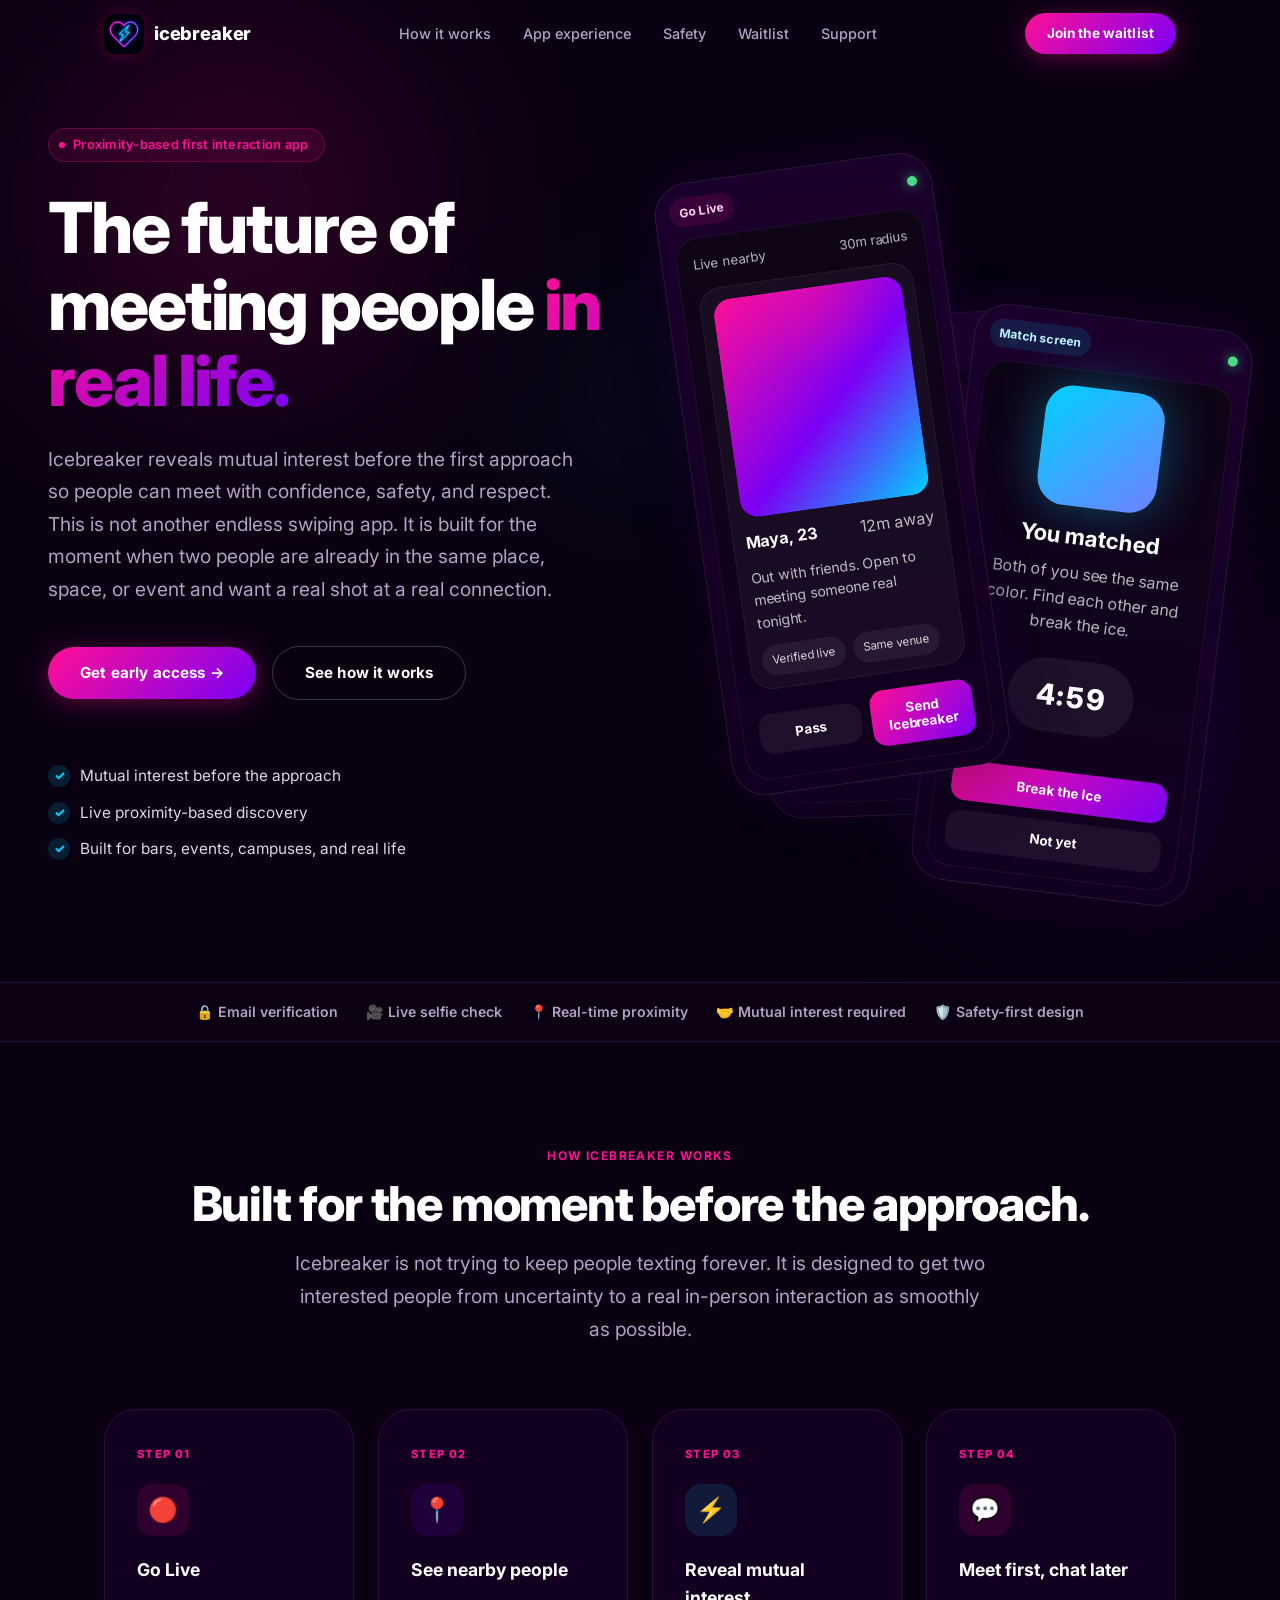
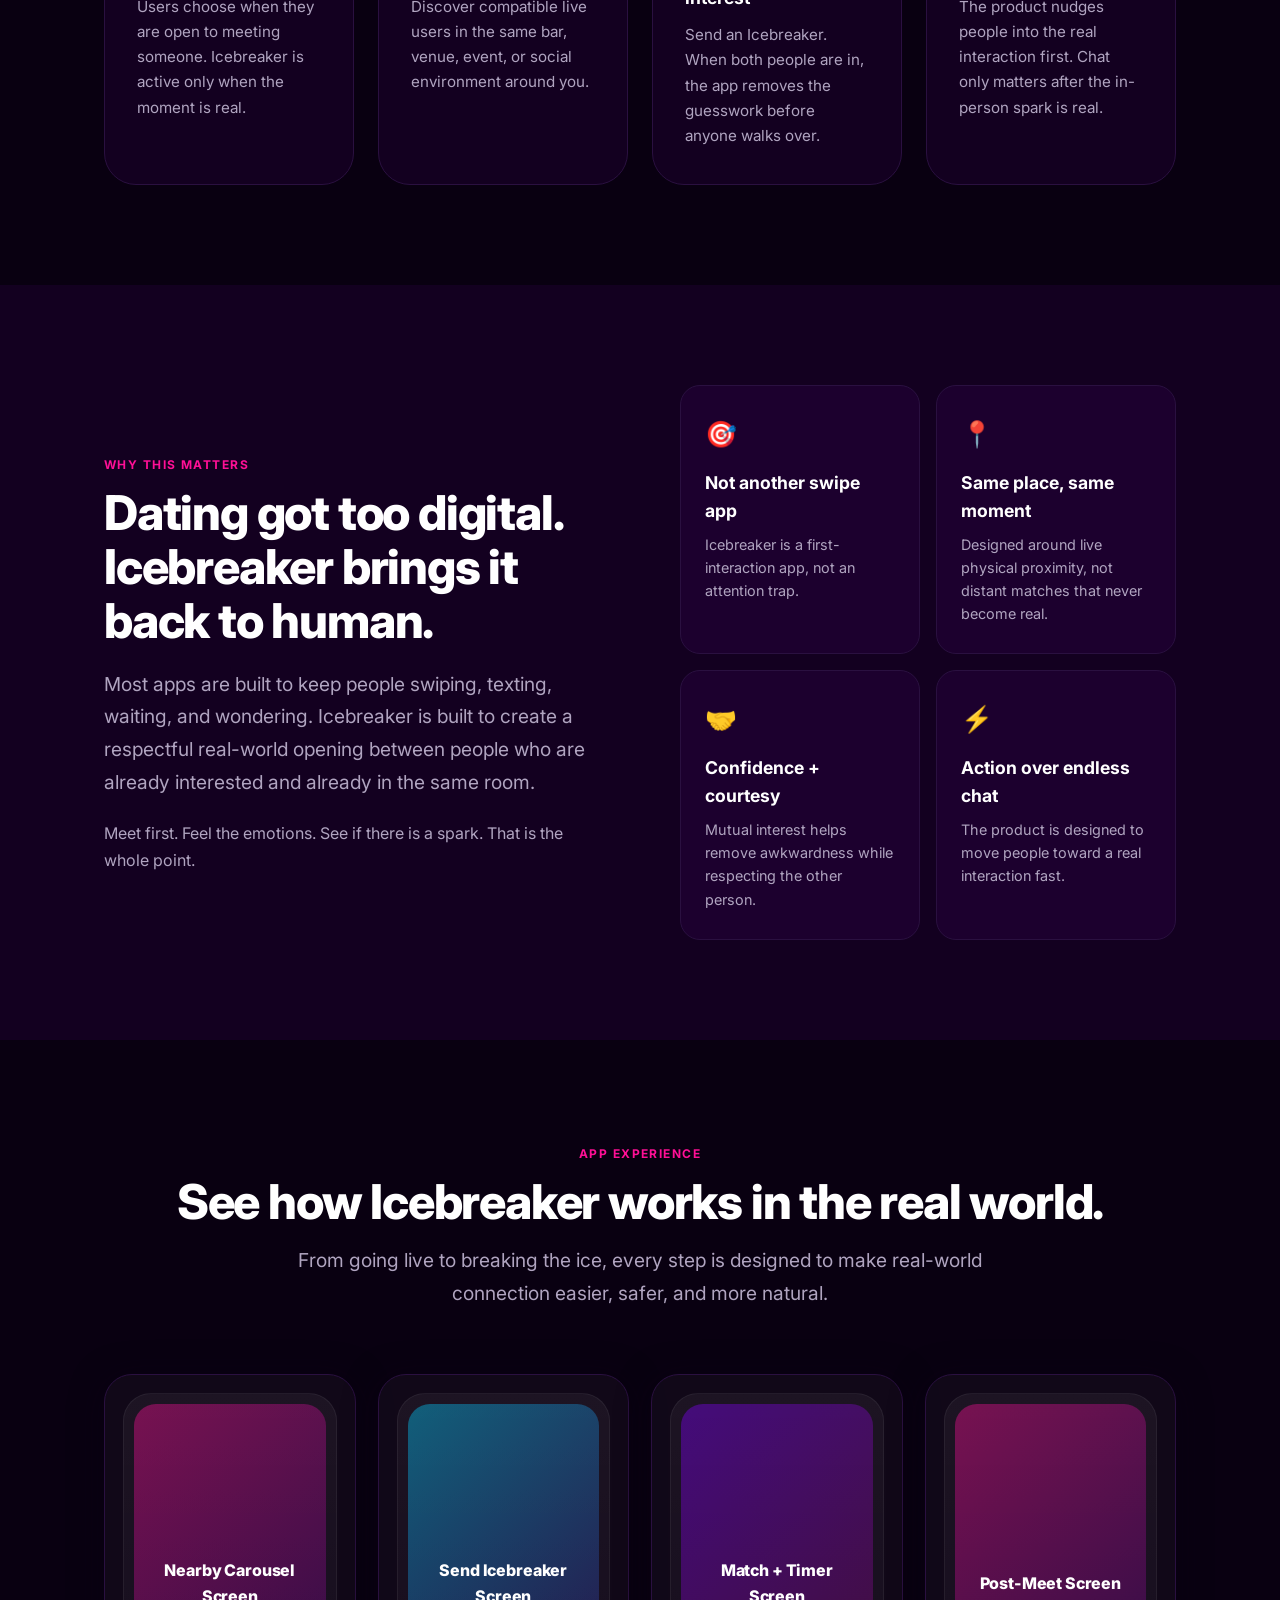
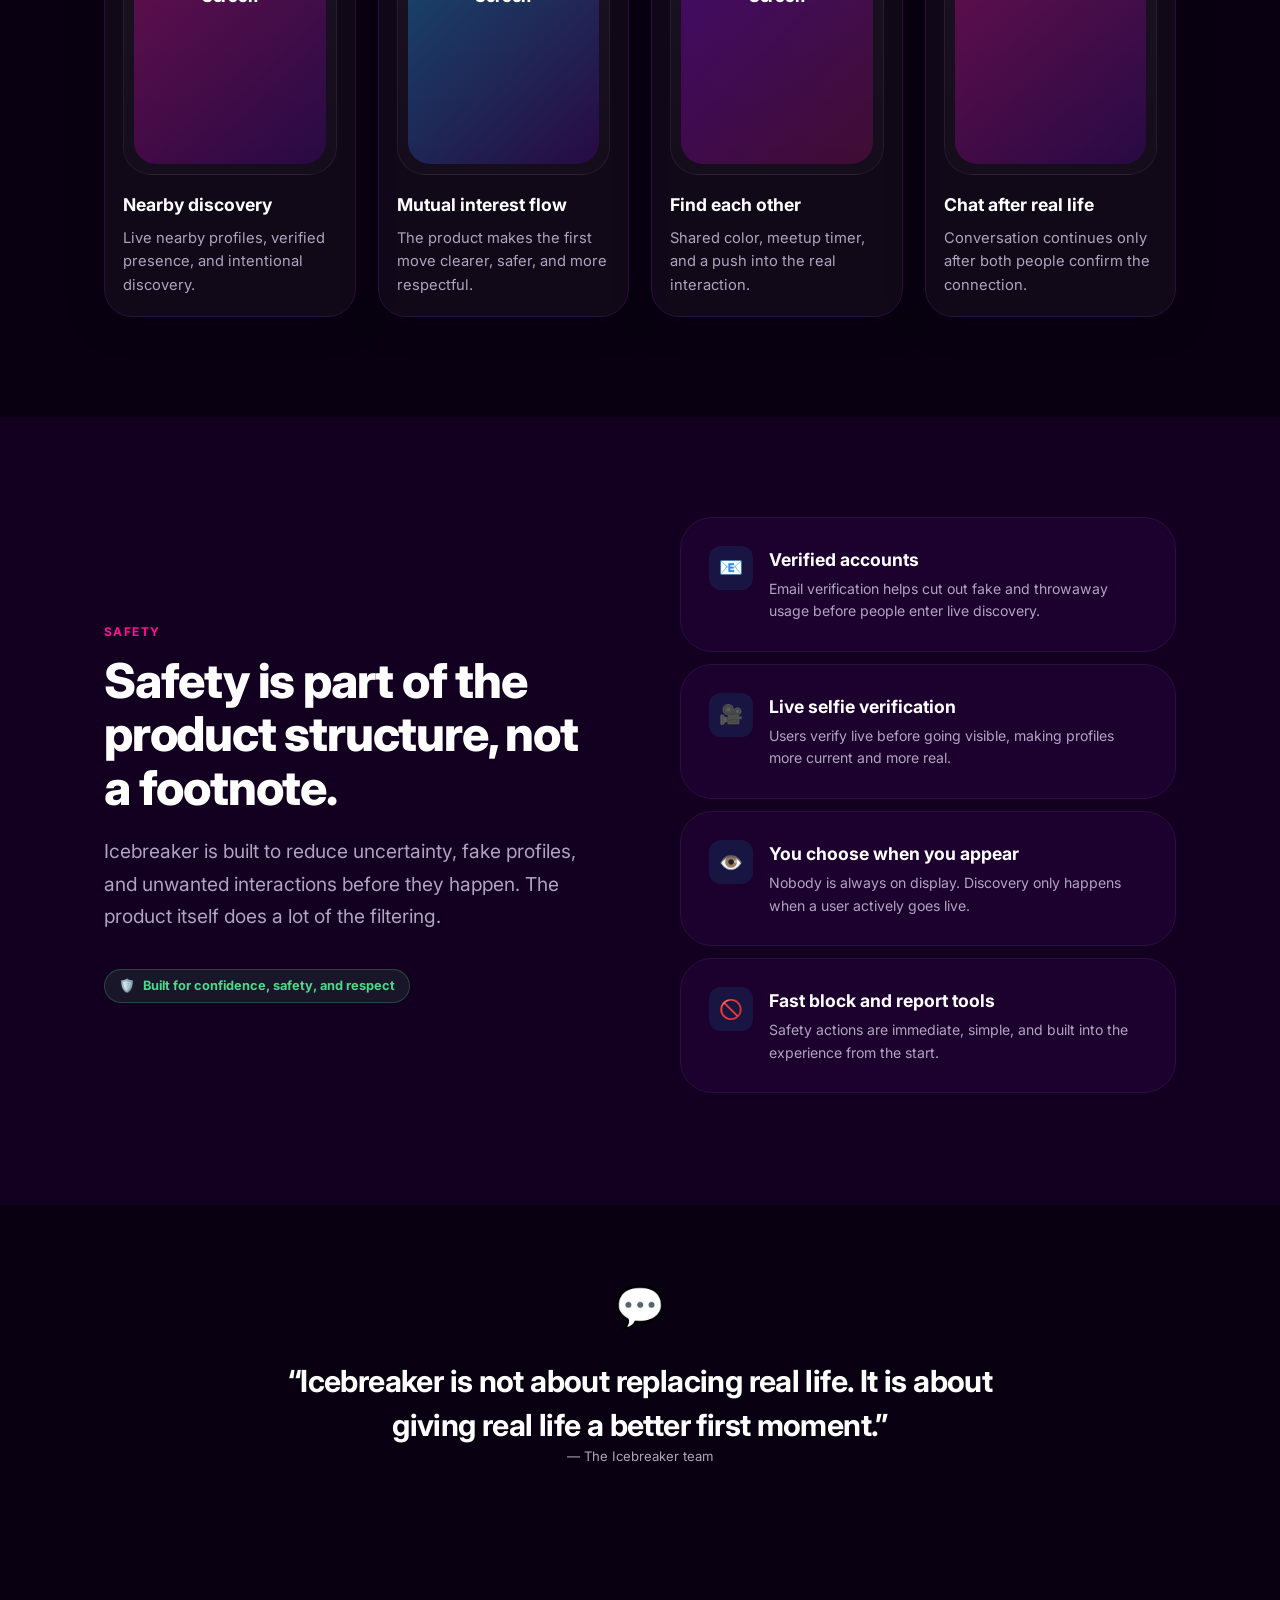
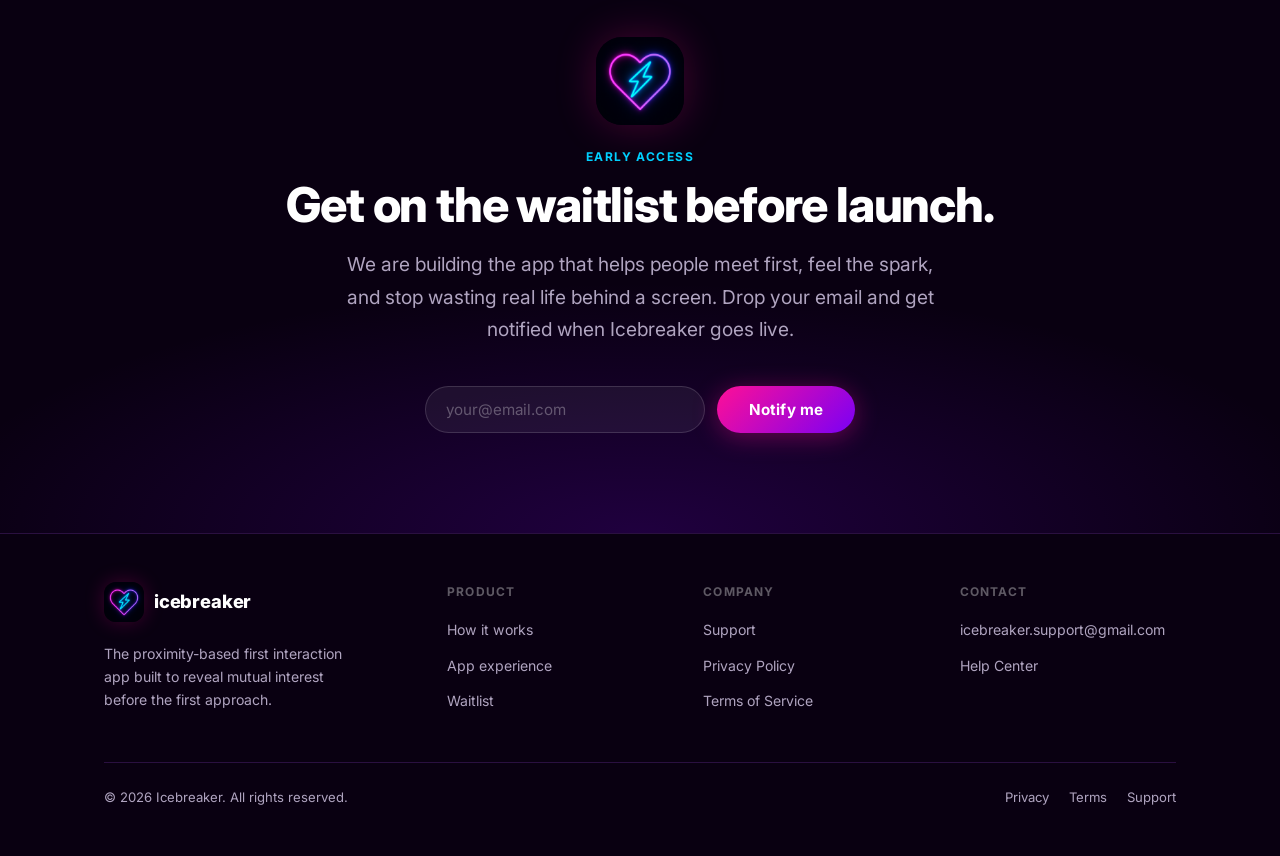
<file: index.html>
<!DOCTYPE html>
<html lang="en">
<head>
  <meta charset="UTF-8">
  <meta name="viewport" content="width=device-width, initial-scale=1.0">
  <meta name="description" content="Icebreaker is the proximity-based first interaction app that reveals mutual interest before the first approach.">
  <meta property="og:title" content="Icebreaker — Meet first. Feel the spark. Skip the guesswork.">
  <meta property="og:description" content="A proximity-based first interaction app built for real-life connection, confidence, safety, and respect.">
  <meta property="og:type" content="website">
  <meta property="og:url" content="https://icebreakerlive.com">
  <meta property="og:image" content="https://icebreakerlive.com/assets/icebreaker-logo.png">
  <meta name="twitter:card" content="summary_large_image">
  <meta name="theme-color" content="#090011">
  <title>Icebreaker — The future of meeting people in real life</title>
  <link rel="preconnect" href="https://fonts.googleapis.com">
  <link rel="preconnect" href="https://fonts.gstatic.com" crossorigin>
  <link href="https://fonts.googleapis.com/css2?family=Inter:wght@400;500;600;700;800;900&display=swap" rel="stylesheet">
  <link rel="stylesheet" href="css/styles.css">
  <link rel="icon" type="image/png" href="assets/icebreaker-logo.png">
</head>
<body>

<nav class="mobile-nav" aria-label="Mobile navigation">
  <button class="mobile-nav__close" aria-label="Close menu">✕</button>
  <a href="#how-it-works">How it works</a>
  <a href="#experience">App experience</a>
  <a href="#safety">Safety</a>
  <a href="#download">Waitlist</a>
  <a href="support.html">Support</a>
</nav>

<header class="nav">
  <div class="nav__inner">
    <a href="index.html" class="nav__logo" aria-label="Icebreaker home">
      <img src="assets/icebreaker-logo.png" alt="Icebreaker logo" class="brand-logo">
      <span>icebreaker</span>
    </a>
    <nav class="nav__links" aria-label="Primary navigation">
      <a href="#how-it-works">How it works</a>
      <a href="#experience">App experience</a>
      <a href="#safety">Safety</a>
      <a href="#download">Waitlist</a>
      <a href="support.html">Support</a>
    </nav>
    <div class="nav__cta">
      <a href="#download" class="btn btn-primary" style="padding:10px 22px;font-size:0.85rem;">Join the waitlist</a>
      <button class="hamburger" aria-label="Open menu">
        <span></span><span></span><span></span>
      </button>
    </div>
  </div>
</header>

<section class="hero hero--homepage">
  <div class="hero__glow hero__glow--pink"></div>
  <div class="hero__glow hero__glow--purple"></div>
  <div class="hero__glow hero__glow--cyan"></div>

  <div class="container container--wide hero-home">
    <div class="hero-home__copy">
      <div class="hero__badge">
        <span class="hero__badge-dot"></span>
        Proximity-based first interaction app
      </div>

      <h1 class="h1 hero__title">
        The future of meeting people
        <span class="gradient-text">in real life.</span>
      </h1>

      <p class="body-lg hero__sub hero__sub--left text-muted">
        Icebreaker reveals mutual interest before the first approach so people can meet with confidence, safety, and respect. This is not another endless swiping app. It is built for the moment when two people are already in the same place, space, or event and want a real shot at a real connection.
      </p>

      <div class="hero__ctas hero__ctas--left">
        <a href="#download" class="btn btn-primary">Get early access →</a>
        <a href="#how-it-works" class="btn btn-outline">See how it works</a>
      </div>

      <div class="hero-points">
        <div class="hero-point"><span>✓</span> Mutual interest before the approach</div>
        <div class="hero-point"><span>✓</span> Live proximity-based discovery</div>
        <div class="hero-point"><span>✓</span> Built for bars, events, campuses, and real life</div>
      </div>
    </div>

    <div class="hero-home__visual">
      <div class="hero-device-stack">
        <article class="screen-card screen-card--primary">
          <div class="screen-card__top">
            <span class="screen-pill">Go Live</span>
            <span class="screen-dot"></span>
          </div>
          <div class="mock-app mock-app--discovery">
            <div class="mock-status-row">
              <span>Live nearby</span>
              <span>30m radius</span>
            </div>
            <div class="mock-profile-card">
              <div class="mock-photo"></div>
              <div class="mock-name-row">
                <strong>Maya, 23</strong>
                <span>12m away</span>
              </div>
              <p>Out with friends. Open to meeting someone real tonight.</p>
              <div class="mock-tags">
                <span>Verified live</span>
                <span>Same venue</span>
              </div>
            </div>
            <div class="mock-action-row">
              <button>Pass</button>
              <button class="is-primary">Send Icebreaker</button>
            </div>
          </div>
        </article>

        <article class="screen-card screen-card--secondary">
          <div class="screen-card__top">
            <span class="screen-pill screen-pill--cyan">Match screen</span>
            <span class="screen-dot"></span>
          </div>
          <div class="mock-app mock-app--match">
            <div class="match-color"></div>
            <h3>You matched</h3>
            <p>Both of you see the same color. Find each other and break the ice.</p>
            <div class="timer">4:59</div>
            <div class="mock-action-row mock-action-row--stack">
              <button class="is-primary">Break the Ice</button>
              <button>Not yet</button>
            </div>
          </div>
        </article>

        <article class="screen-card screen-card--tertiary">
          <div class="screen-card__top">
            <span class="screen-pill screen-pill--pink">Post meet</span>
            <span class="screen-dot"></span>
          </div>
          <div class="mock-app mock-app--chat">
            <h3>Did you break the ice?</h3>
            <p>Only mutual yes unlocks chat.</p>
            <div class="decision-row">
              <div class="decision-card">We Got This</div>
              <div class="decision-card">Nice Meeting You</div>
            </div>
          </div>
        </article>
      </div>
    </div>
  </div>
</section>

<section class="trust-strip">
  <div class="container">
    <div class="trust-strip__inner">
      <div>🔒 Email verification</div>
      <div>🎥 Live selfie check</div>
      <div>📍 Real-time proximity</div>
      <div>🤝 Mutual interest required</div>
      <div>🛡️ Safety-first design</div>
    </div>
  </div>
</section>

<section class="section section--dark" id="how-it-works">
  <div class="container">
    <div class="section__header text-center" data-animate>
      <span class="label section__eyebrow">How Icebreaker works</span>
      <h2 class="h2 section__title">Built for the moment before the approach.</h2>
      <p class="body-lg text-muted section__sub" style="max-width:700px;margin:0 auto;">
        Icebreaker is not trying to keep people texting forever. It is designed to get two interested people from uncertainty to a real in-person interaction as smoothly as possible.
      </p>
    </div>

    <div class="steps steps--four">
      <div class="step-card" data-animate data-animate-delay="1">
        <div class="step-card__number">Step 01</div>
        <div class="step-card__icon step-card__icon--pink">🔴</div>
        <h3 class="h4 step-card__title">Go Live</h3>
        <p class="step-card__body">
          Users choose when they are open to meeting someone. Icebreaker is active only when the moment is real.
        </p>
      </div>

      <div class="step-card" data-animate data-animate-delay="2">
        <div class="step-card__number">Step 02</div>
        <div class="step-card__icon step-card__icon--purple">📍</div>
        <h3 class="h4 step-card__title">See nearby people</h3>
        <p class="step-card__body">
          Discover compatible live users in the same bar, venue, event, or social environment around you.
        </p>
      </div>

      <div class="step-card" data-animate data-animate-delay="3">
        <div class="step-card__number">Step 03</div>
        <div class="step-card__icon step-card__icon--cyan">⚡</div>
        <h3 class="h4 step-card__title">Reveal mutual interest</h3>
        <p class="step-card__body">
          Send an Icebreaker. When both people are in, the app removes the guesswork before anyone walks over.
        </p>
      </div>

      <div class="step-card" data-animate data-animate-delay="4">
        <div class="step-card__number">Step 04</div>
        <div class="step-card__icon step-card__icon--pink">💬</div>
        <h3 class="h4 step-card__title">Meet first, chat later</h3>
        <p class="step-card__body">
          The product nudges people into the real interaction first. Chat only matters after the in-person spark is real.
        </p>
      </div>
    </div>
  </div>
</section>

<section class="section section--surface section--positioning">
  <div class="container">
    <div class="positioning-grid">
      <div data-animate>
        <span class="label section__eyebrow" style="display:inline-block;margin-bottom:12px;">Why this matters</span>
        <h2 class="h2" style="margin-bottom:20px;">Dating got too digital. Icebreaker brings it back to human.</h2>
        <p class="body-lg text-muted" style="margin-bottom:22px;">
          Most apps are built to keep people swiping, texting, waiting, and wondering. Icebreaker is built to create a respectful real-world opening between people who are already interested and already in the same room.
        </p>
        <p class="body text-muted">
          Meet first. Feel the emotions. See if there is a spark. That is the whole point.
        </p>
      </div>

      <div class="features" data-animate data-animate-delay="2">
        <div class="feature-card">
          <div class="feature-card__icon">🎯</div>
          <h4 class="h4 feature-card__title">Not another swipe app</h4>
          <p class="feature-card__body">Icebreaker is a first-interaction app, not an attention trap.</p>
        </div>
        <div class="feature-card">
          <div class="feature-card__icon">📍</div>
          <h4 class="h4 feature-card__title">Same place, same moment</h4>
          <p class="feature-card__body">Designed around live physical proximity, not distant matches that never become real.</p>
        </div>
        <div class="feature-card">
          <div class="feature-card__icon">🤝</div>
          <h4 class="h4 feature-card__title">Confidence + courtesy</h4>
          <p class="feature-card__body">Mutual interest helps remove awkwardness while respecting the other person.</p>
        </div>
        <div class="feature-card">
          <div class="feature-card__icon">⚡</div>
          <h4 class="h4 feature-card__title">Action over endless chat</h4>
          <p class="feature-card__body">The product is designed to move people toward a real interaction fast.</p>
        </div>
      </div>
    </div>
  </div>
</section>

<section class="section section--dark" id="experience">
  <div class="container">
    <div class="section__header text-center" data-animate>
      <span class="label section__eyebrow">App experience</span>
      <h2 class="h2 section__title">See how Icebreaker works in the real world.</h2>
      <p class="body-lg text-muted section__sub" style="max-width:760px;margin:0 auto;">
        From going live to breaking the ice, every step is designed to make real-world connection easier, safer, and more natural.
      </p>
    </div>

    <div class="shot-grid" data-animate data-animate-delay="1">
      <article class="shot-card">
        <div class="shot-card__phone">
          <div class="shot-placeholder shot-placeholder--pink">Nearby Carousel Screen</div>
        </div>
        <h3 class="h4">Nearby discovery</h3>
        <p class="text-muted">Live nearby profiles, verified presence, and intentional discovery.</p>
      </article>
      <article class="shot-card">
        <div class="shot-card__phone">
          <div class="shot-placeholder shot-placeholder--cyan">Send Icebreaker Screen</div>
        </div>
        <h3 class="h4">Mutual interest flow</h3>
        <p class="text-muted">The product makes the first move clearer, safer, and more respectful.</p>
      </article>
      <article class="shot-card">
        <div class="shot-card__phone">
          <div class="shot-placeholder shot-placeholder--purple">Match + Timer Screen</div>
        </div>
        <h3 class="h4">Find each other</h3>
        <p class="text-muted">Shared color, meetup timer, and a push into the real interaction.</p>
      </article>
      <article class="shot-card">
        <div class="shot-card__phone">
          <div class="shot-placeholder shot-placeholder--pink">Post-Meet Screen</div>
        </div>
        <h3 class="h4">Chat after real life</h3>
        <p class="text-muted">Conversation continues only after both people confirm the connection.</p>
      </article>
    </div>
  </div>
</section>

<section class="section section--surface" id="safety">
  <div class="container">
    <div class="safety-split">
      <div data-animate>
        <span class="label section__eyebrow" style="display:inline-block;margin-bottom:12px;">Safety</span>
        <h2 class="h2" style="margin-bottom:20px;">Safety is part of the product structure, not a footnote.</h2>
        <p class="body-lg text-muted" style="margin-bottom:28px;">
          Icebreaker is built to reduce uncertainty, fake profiles, and unwanted interactions before they happen. The product itself does a lot of the filtering.
        </p>
        <div class="safety-badge">
          <span>🛡️</span> Built for confidence, safety, and respect
        </div>
      </div>

      <div data-animate data-animate-delay="2">
        <div class="safety-card">
          <div class="safety-card__icon">📧</div>
          <div>
            <h4 class="h4 safety-card__title">Verified accounts</h4>
            <p class="safety-card__body">Email verification helps cut out fake and throwaway usage before people enter live discovery.</p>
          </div>
        </div>
        <div class="safety-card">
          <div class="safety-card__icon">🎥</div>
          <div>
            <h4 class="h4 safety-card__title">Live selfie verification</h4>
            <p class="safety-card__body">Users verify live before going visible, making profiles more current and more real.</p>
          </div>
        </div>
        <div class="safety-card">
          <div class="safety-card__icon">👁️</div>
          <div>
            <h4 class="h4 safety-card__title">You choose when you appear</h4>
            <p class="safety-card__body">Nobody is always on display. Discovery only happens when a user actively goes live.</p>
          </div>
        </div>
        <div class="safety-card">
          <div class="safety-card__icon">🚫</div>
          <div>
            <h4 class="h4 safety-card__title">Fast block and report tools</h4>
            <p class="safety-card__body">Safety actions are immediate, simple, and built into the experience from the start.</p>
          </div>
        </div>
      </div>
    </div>
  </div>
</section>

<section class="section section--dark section--quote">
  <div class="container container--narrow text-center" data-animate>
    <div style="font-size:2.5rem;margin-bottom:20px;">💬</div>
    <blockquote class="quote-block">
      “Icebreaker is not about replacing real life. It is about giving real life a better first moment.”
    </blockquote>
    <p class="caption text-muted">— The Icebreaker team</p>
  </div>
</section>

<section class="cta-section" id="download">
  <div class="cta-section__glow"></div>
  <div class="container cta-section__content">
    <div data-animate>
      <img src="assets/icebreaker-logo.png" alt="Icebreaker logo" class="cta-logo">
      <span class="label section__eyebrow" style="display:inline-block;margin-bottom:12px;color:var(--cyan);">Early access</span>
      <h2 class="h2" style="margin-bottom:16px;">Get on the waitlist before launch.</h2>
      <p class="body-lg text-muted" style="max-width:620px;margin:0 auto 40px;">
        We are building the app that helps people meet first, feel the spark, and stop wasting real life behind a screen. Drop your email and get notified when Icebreaker goes live.
      </p>

      <form
        class="notify-form"
        aria-label="Waitlist signup"
        action="https://formspree.io/f/xlgabqge"
        method="POST"
      >
        <input type="hidden" name="_subject" value="New Icebreaker waitlist signup">
        <input type="hidden" name="_next" value="https://icebreakerlive.com?joined=1">
        <input
          type="email"
          name="email"
          class="notify-input"
          placeholder="your@email.com"
          aria-label="Email address"
          required
        >
        <button type="submit" class="btn btn-primary">Notify me</button>
      </form>
    </div>
  </div>
</section>

<footer class="footer">
  <div class="container">
    <div class="footer__inner">
      <div class="footer__brand">
        <a href="index.html" class="nav__logo" style="display:inline-flex;margin-bottom:4px;">
          <img src="assets/icebreaker-logo.png" alt="Icebreaker logo" class="brand-logo">
          <span>icebreaker</span>
        </a>
        <p>The proximity-based first interaction app built to reveal mutual interest before the first approach.</p>
      </div>

      <div>
        <p class="footer__col-title">Product</p>
        <ul class="footer__links">
          <li><a href="#how-it-works">How it works</a></li>
          <li><a href="#experience">App experience</a></li>
          <li><a href="#download">Waitlist</a></li>
        </ul>
      </div>

      <div>
        <p class="footer__col-title">Company</p>
        <ul class="footer__links">
          <li><a href="support.html">Support</a></li>
          <li><a href="privacy.html">Privacy Policy</a></li>
          <li><a href="terms.html">Terms of Service</a></li>
        </ul>
      </div>

      <div>
        <p class="footer__col-title">Contact</p>
        <ul class="footer__links">
          <li><a href="mailto:icebreaker.support@gmail.com">icebreaker.support@gmail.com</a></li>
          <li><a href="support.html">Help Center</a></li>
        </ul>
      </div>
    </div>

    <div class="footer__bottom">
      <p class="footer__copy">© 2026 Icebreaker. All rights reserved.</p>
      <div class="footer__legal">
        <a href="privacy.html">Privacy</a>
        <a href="terms.html">Terms</a>
        <a href="support.html">Support</a>
      </div>
    </div>
  </div>
</footer>

<script src="js/main.js" defer></script>
</body>
</html>
</file>
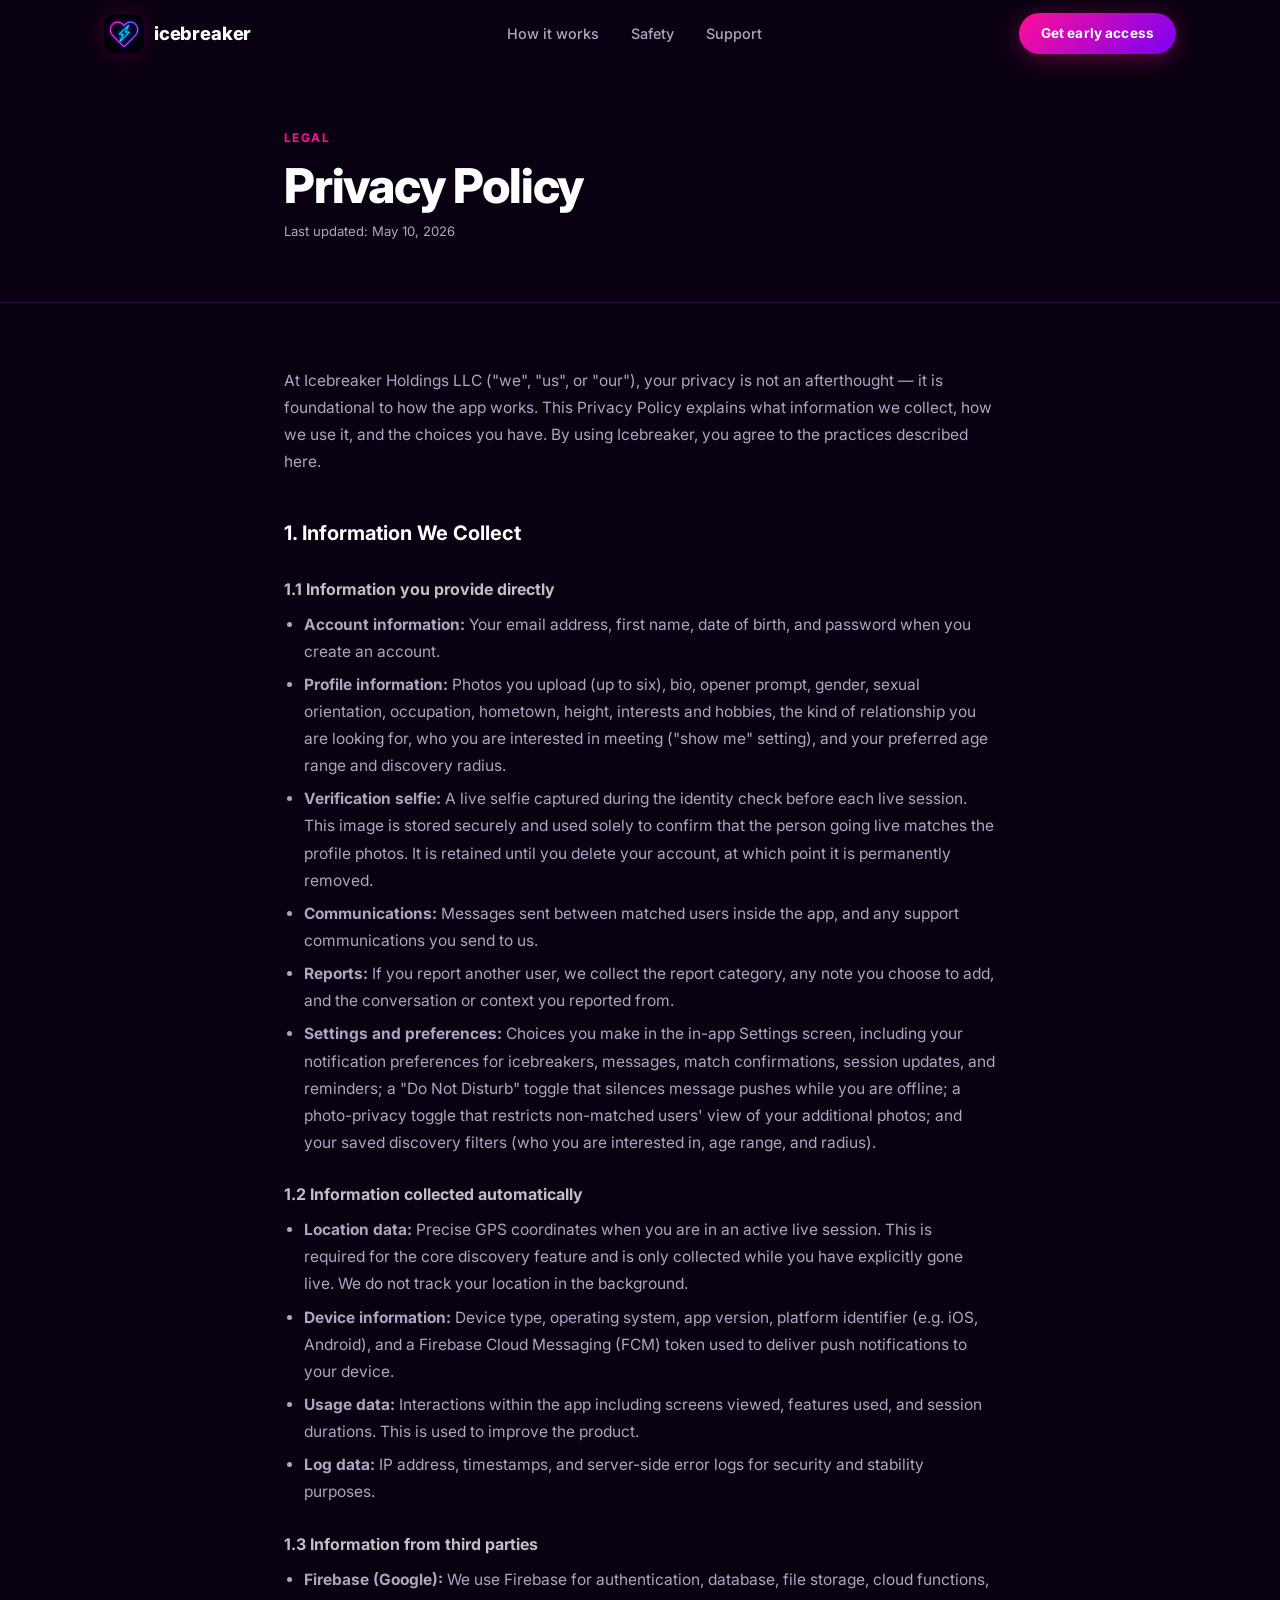
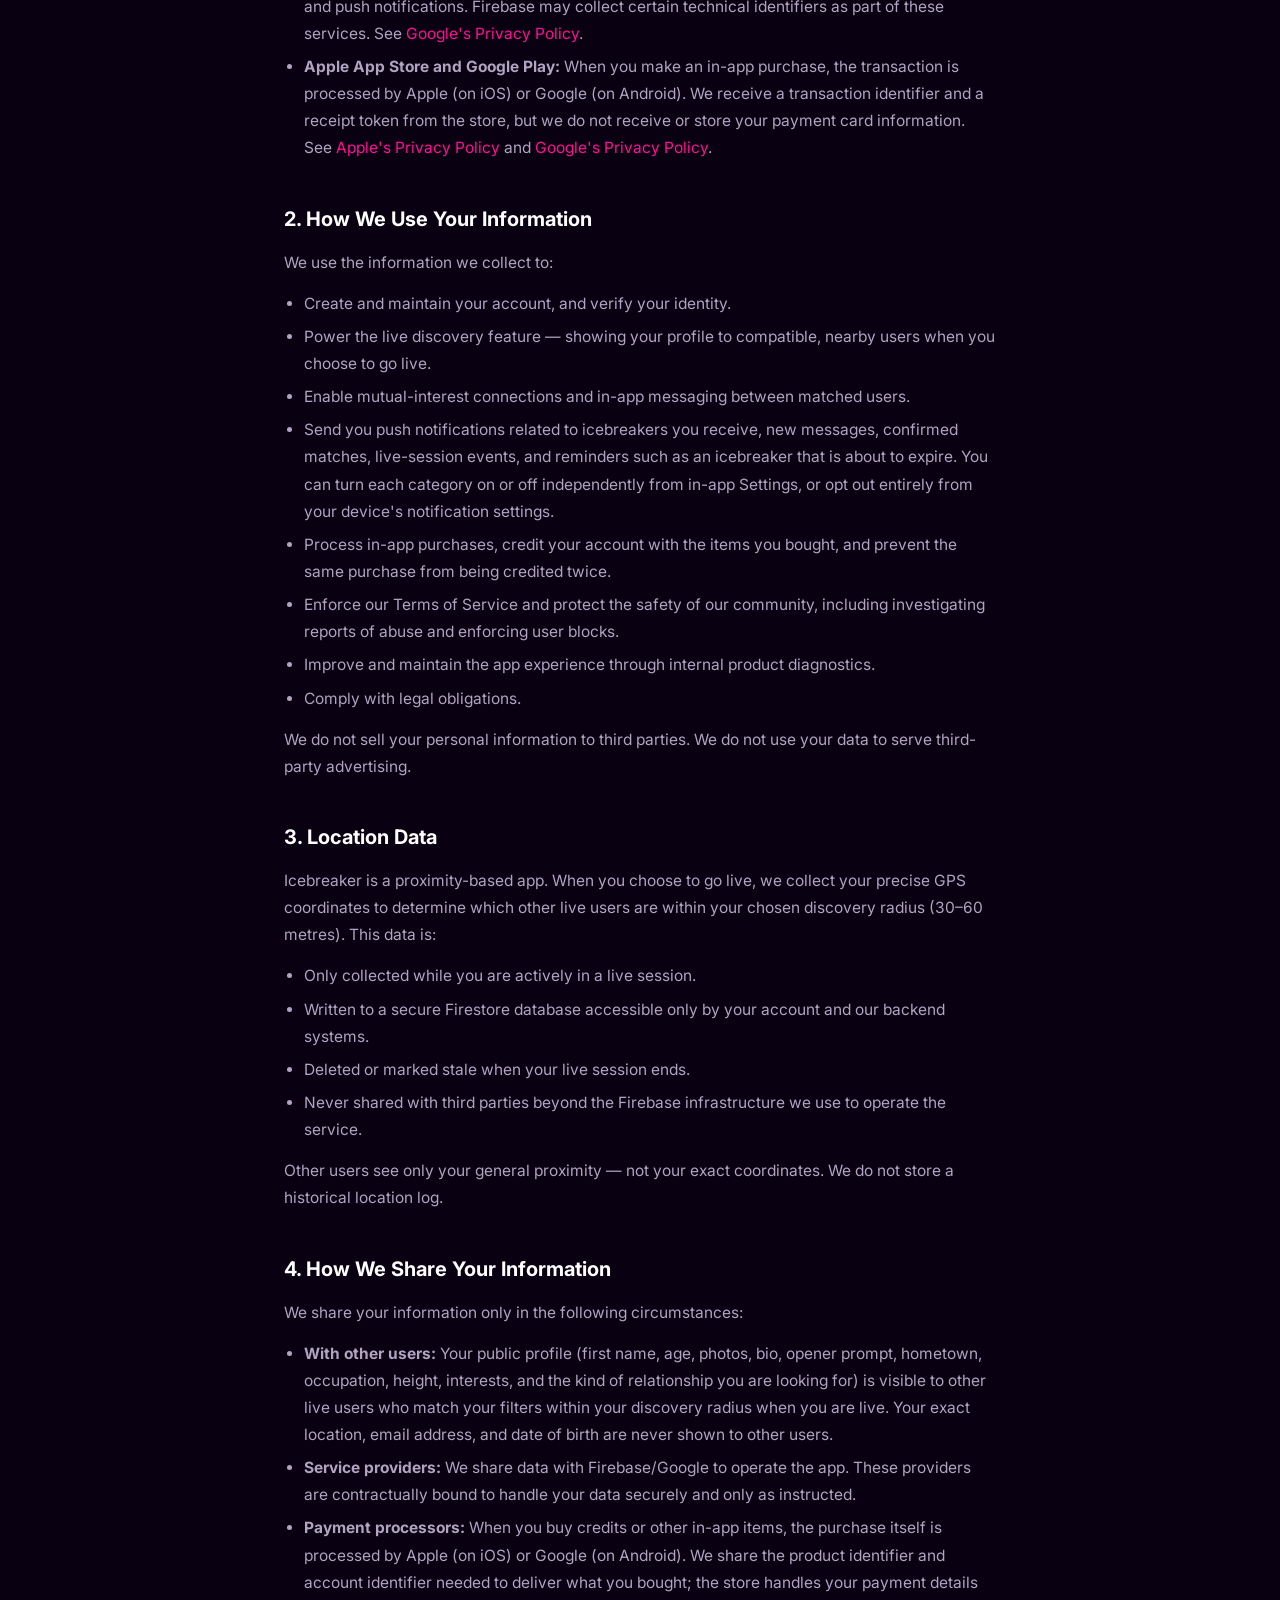
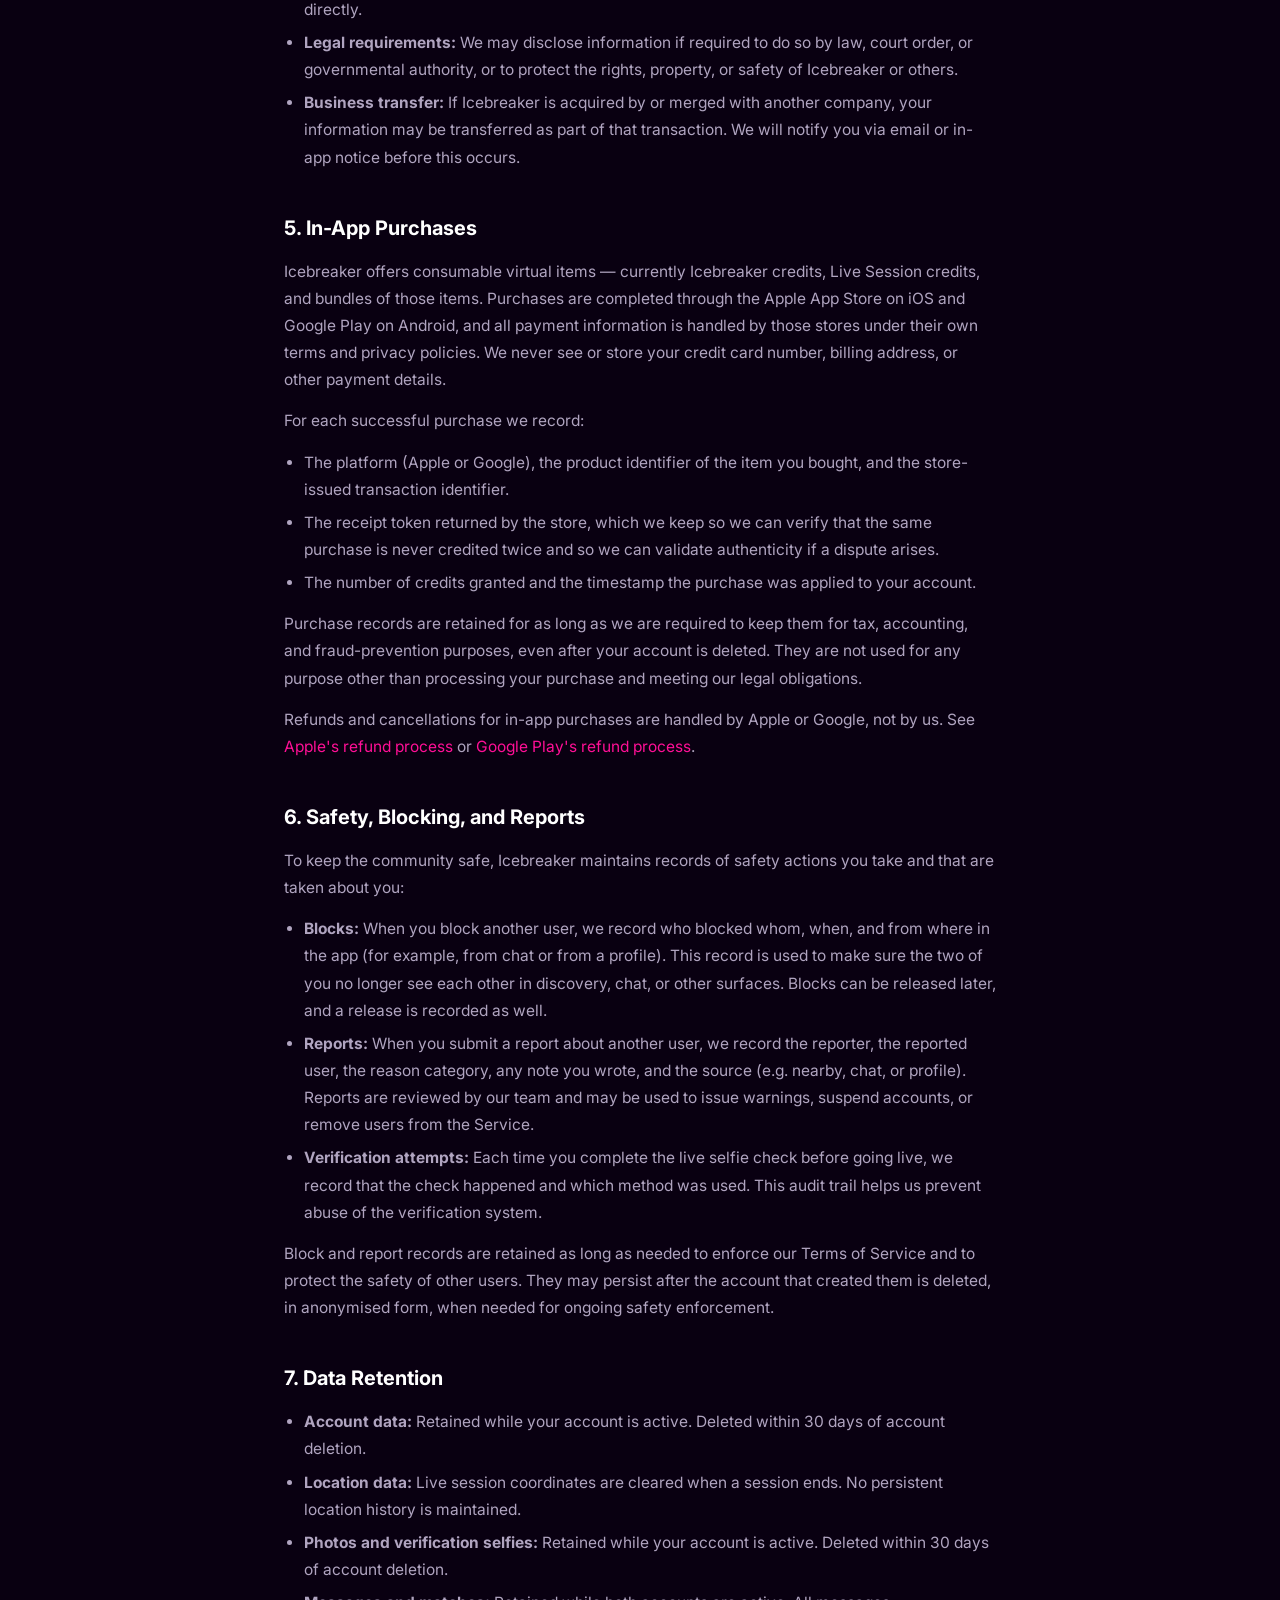
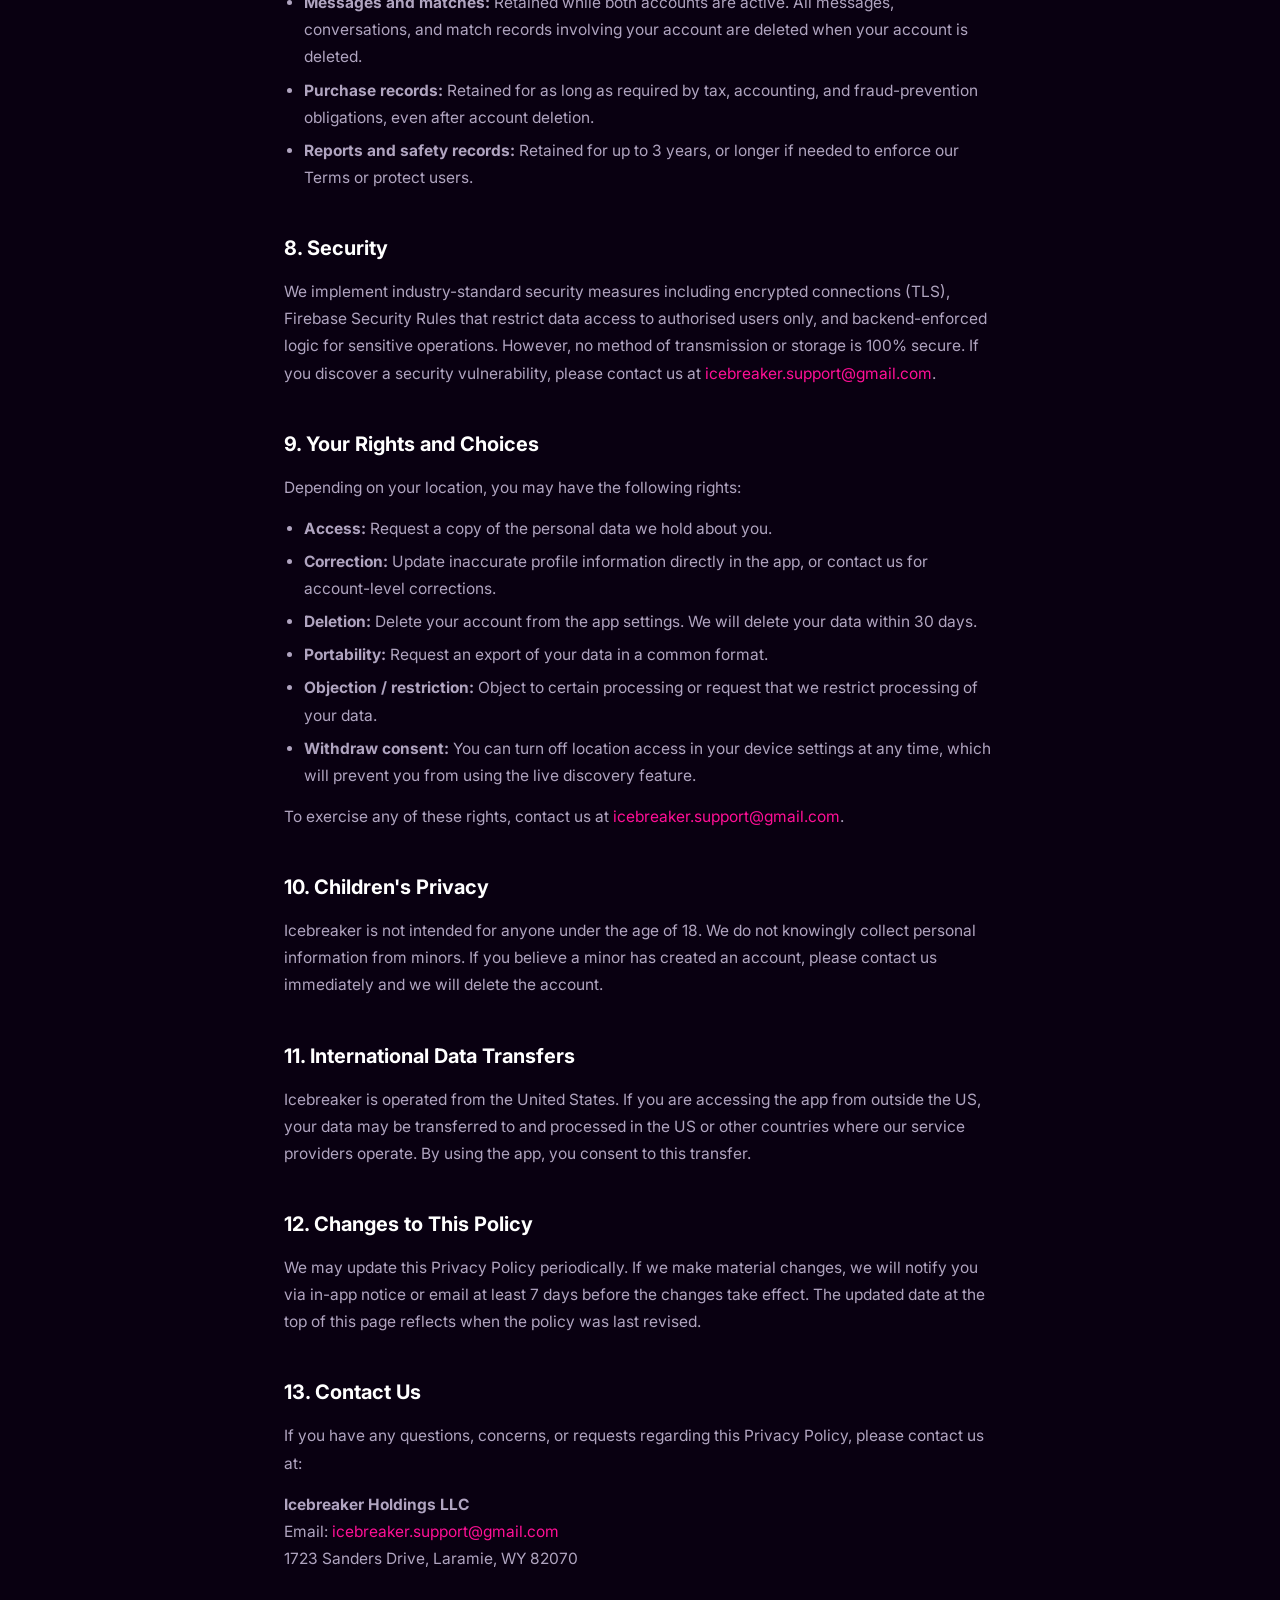
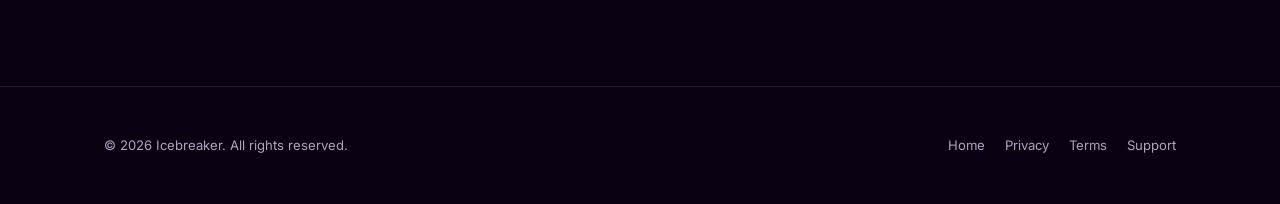
<file: privacy.html>
<!DOCTYPE html>
<html lang="en">
<head>
  <meta charset="UTF-8">
  <meta name="viewport" content="width=device-width, initial-scale=1.0">
  <meta name="description" content="Icebreaker Privacy Policy — how we collect, use, and protect your data.">
  <title>Privacy Policy — Icebreaker</title>
  <link rel="preconnect" href="https://fonts.googleapis.com">
  <link rel="preconnect" href="https://fonts.gstatic.com" crossorigin>
  <link href="https://fonts.googleapis.com/css2?family=Inter:wght@400;500;600;700;800;900&display=swap" rel="stylesheet">
  <link rel="stylesheet" href="css/styles.css">
  <link rel="icon" type="image/png" href="assets/icebreaker-logo.png">
</head>
<body>

<!-- Mobile nav -->
<nav class="mobile-nav">
  <button class="mobile-nav__close">✕</button>
  <a href="index.html">Home</a>
  <a href="index.html#how-it-works">How it works</a>
  <a href="support.html">Support</a>
</nav>

<!-- Nav -->
<header class="nav">
  <div class="nav__inner">
    <a href="index.html" class="nav__logo">
      <img src="assets/icebreaker-logo.png" alt="Icebreaker logo" class="brand-logo">
      <span>icebreaker</span>
    </a>
    <nav class="nav__links">
      <a href="index.html#how-it-works">How it works</a>
      <a href="index.html#safety">Safety</a>
      <a href="support.html">Support</a>
    </nav>
    <div class="nav__cta">
      <a href="index.html#download" class="btn btn-primary" style="padding:10px 22px;font-size:0.85rem;">Get early access</a>
      <button class="hamburger" aria-label="Open menu">
        <span></span><span></span><span></span>
      </button>
    </div>
  </div>
</header>

<!-- Hero -->
<section class="legal-hero">
  <div class="container container--narrow">
    <p class="label legal-hero__eyebrow">Legal</p>
    <h1 class="h2">Privacy Policy</h1>
    <p class="legal-updated text-muted">Last updated: May 10, 2026</p>
  </div>
</section>

<!-- Content -->
<section class="legal-body">
  <div class="container container--narrow">
    <div class="legal-content">

      <p>
        At Icebreaker Holdings LLC ("we", "us", or "our"), your privacy is not an afterthought — it is foundational to how the app works. This Privacy Policy explains what information we collect, how we use it, and the choices you have. By using Icebreaker, you agree to the practices described here.
      </p>

      <h2>1. Information We Collect</h2>

      <h3>1.1 Information you provide directly</h3>
      <ul>
        <li><strong>Account information:</strong> Your email address, first name, date of birth, and password when you create an account.</li>
        <li><strong>Profile information:</strong> Photos you upload (up to six), bio, opener prompt, gender, sexual orientation, occupation, hometown, height, interests and hobbies, the kind of relationship you are looking for, who you are interested in meeting ("show me" setting), and your preferred age range and discovery radius.</li>
        <li><strong>Verification selfie:</strong> A live selfie captured during the identity check before each live session. This image is stored securely and used solely to confirm that the person going live matches the profile photos. It is retained until you delete your account, at which point it is permanently removed.</li>
        <li><strong>Communications:</strong> Messages sent between matched users inside the app, and any support communications you send to us.</li>
        <li><strong>Reports:</strong> If you report another user, we collect the report category, any note you choose to add, and the conversation or context you reported from.</li>
        <li><strong>Settings and preferences:</strong> Choices you make in the in-app Settings screen, including your notification preferences for icebreakers, messages, match confirmations, session updates, and reminders; a "Do Not Disturb" toggle that silences message pushes while you are offline; a photo-privacy toggle that restricts non-matched users' view of your additional photos; and your saved discovery filters (who you are interested in, age range, and radius).</li>
      </ul>

      <h3>1.2 Information collected automatically</h3>
      <ul>
        <li><strong>Location data:</strong> Precise GPS coordinates when you are in an active live session. This is required for the core discovery feature and is only collected while you have explicitly gone live. We do not track your location in the background.</li>
        <li><strong>Device information:</strong> Device type, operating system, app version, platform identifier (e.g. iOS, Android), and a Firebase Cloud Messaging (FCM) token used to deliver push notifications to your device.</li>
        <li><strong>Usage data:</strong> Interactions within the app including screens viewed, features used, and session durations. This is used to improve the product.</li>
        <li><strong>Log data:</strong> IP address, timestamps, and server-side error logs for security and stability purposes.</li>
      </ul>

      <h3>1.3 Information from third parties</h3>
      <ul>
        <li><strong>Firebase (Google):</strong> We use Firebase for authentication, database, file storage, cloud functions, and push notifications. Firebase may collect certain technical identifiers as part of these services. See <a href="https://policies.google.com/privacy" target="_blank" rel="noopener">Google's Privacy Policy</a>.</li>
        <li><strong>Apple App Store and Google Play:</strong> When you make an in-app purchase, the transaction is processed by Apple (on iOS) or Google (on Android). We receive a transaction identifier and a receipt token from the store, but we do not receive or store your payment card information. See <a href="https://www.apple.com/legal/privacy/" target="_blank" rel="noopener">Apple's Privacy Policy</a> and <a href="https://policies.google.com/privacy" target="_blank" rel="noopener">Google's Privacy Policy</a>.</li>
      </ul>

      <h2>2. How We Use Your Information</h2>
      <p>We use the information we collect to:</p>
      <ul>
        <li>Create and maintain your account, and verify your identity.</li>
        <li>Power the live discovery feature — showing your profile to compatible, nearby users when you choose to go live.</li>
        <li>Enable mutual-interest connections and in-app messaging between matched users.</li>
        <li>Send you push notifications related to icebreakers you receive, new messages, confirmed matches, live-session events, and reminders such as an icebreaker that is about to expire. You can turn each category on or off independently from in-app Settings, or opt out entirely from your device's notification settings.</li>
        <li>Process in-app purchases, credit your account with the items you bought, and prevent the same purchase from being credited twice.</li>
        <li>Enforce our Terms of Service and protect the safety of our community, including investigating reports of abuse and enforcing user blocks.</li>
        <li>Improve and maintain the app experience through internal product diagnostics.</li>
        <li>Comply with legal obligations.</li>
      </ul>
      <p>We do not sell your personal information to third parties. We do not use your data to serve third-party advertising.</p>

      <h2>3. Location Data</h2>
      <p>
        Icebreaker is a proximity-based app. When you choose to go live, we collect your precise GPS coordinates to determine which other live users are within your chosen discovery radius (30–60 metres). This data is:
      </p>
      <ul>
        <li>Only collected while you are actively in a live session.</li>
        <li>Written to a secure Firestore database accessible only by your account and our backend systems.</li>
        <li>Deleted or marked stale when your live session ends.</li>
        <li>Never shared with third parties beyond the Firebase infrastructure we use to operate the service.</li>
      </ul>
      <p>
        Other users see only your general proximity — not your exact coordinates. We do not store a historical location log.
      </p>

      <h2>4. How We Share Your Information</h2>
      <p>We share your information only in the following circumstances:</p>
      <ul>
        <li><strong>With other users:</strong> Your public profile (first name, age, photos, bio, opener prompt, hometown, occupation, height, interests, and the kind of relationship you are looking for) is visible to other live users who match your filters within your discovery radius when you are live. Your exact location, email address, and date of birth are never shown to other users.</li>
        <li><strong>Service providers:</strong> We share data with Firebase/Google to operate the app. These providers are contractually bound to handle your data securely and only as instructed.</li>
        <li><strong>Payment processors:</strong> When you buy credits or other in-app items, the purchase itself is processed by Apple (on iOS) or Google (on Android). We share the product identifier and account identifier needed to deliver what you bought; the store handles your payment details directly.</li>
        <li><strong>Legal requirements:</strong> We may disclose information if required to do so by law, court order, or governmental authority, or to protect the rights, property, or safety of Icebreaker or others.</li>
        <li><strong>Business transfer:</strong> If Icebreaker is acquired by or merged with another company, your information may be transferred as part of that transaction. We will notify you via email or in-app notice before this occurs.</li>
      </ul>

      <h2>5. In-App Purchases</h2>
      <p>
        Icebreaker offers consumable virtual items — currently Icebreaker credits, Live Session credits, and bundles of those items. Purchases are completed through the Apple App Store on iOS and Google Play on Android, and all payment information is handled by those stores under their own terms and privacy policies. We never see or store your credit card number, billing address, or other payment details.
      </p>
      <p>For each successful purchase we record:</p>
      <ul>
        <li>The platform (Apple or Google), the product identifier of the item you bought, and the store-issued transaction identifier.</li>
        <li>The receipt token returned by the store, which we keep so we can verify that the same purchase is never credited twice and so we can validate authenticity if a dispute arises.</li>
        <li>The number of credits granted and the timestamp the purchase was applied to your account.</li>
      </ul>
      <p>
        Purchase records are retained for as long as we are required to keep them for tax, accounting, and fraud-prevention purposes, even after your account is deleted. They are not used for any purpose other than processing your purchase and meeting our legal obligations.
      </p>
      <p>
        Refunds and cancellations for in-app purchases are handled by Apple or Google, not by us. See <a href="https://support.apple.com/HT204084" target="_blank" rel="noopener">Apple's refund process</a> or <a href="https://support.google.com/googleplay/answer/2479637" target="_blank" rel="noopener">Google Play's refund process</a>.
      </p>

      <h2>6. Safety, Blocking, and Reports</h2>
      <p>
        To keep the community safe, Icebreaker maintains records of safety actions you take and that are taken about you:
      </p>
      <ul>
        <li><strong>Blocks:</strong> When you block another user, we record who blocked whom, when, and from where in the app (for example, from chat or from a profile). This record is used to make sure the two of you no longer see each other in discovery, chat, or other surfaces. Blocks can be released later, and a release is recorded as well.</li>
        <li><strong>Reports:</strong> When you submit a report about another user, we record the reporter, the reported user, the reason category, any note you wrote, and the source (e.g. nearby, chat, or profile). Reports are reviewed by our team and may be used to issue warnings, suspend accounts, or remove users from the Service.</li>
        <li><strong>Verification attempts:</strong> Each time you complete the live selfie check before going live, we record that the check happened and which method was used. This audit trail helps us prevent abuse of the verification system.</li>
      </ul>
      <p>
        Block and report records are retained as long as needed to enforce our Terms of Service and to protect the safety of other users. They may persist after the account that created them is deleted, in anonymised form, when needed for ongoing safety enforcement.
      </p>

      <h2>7. Data Retention</h2>
      <ul>
        <li><strong>Account data:</strong> Retained while your account is active. Deleted within 30 days of account deletion.</li>
        <li><strong>Location data:</strong> Live session coordinates are cleared when a session ends. No persistent location history is maintained.</li>
        <li><strong>Photos and verification selfies:</strong> Retained while your account is active. Deleted within 30 days of account deletion.</li>
        <li><strong>Messages and matches:</strong> Retained while both accounts are active. All messages, conversations, and match records involving your account are deleted when your account is deleted.</li>
        <li><strong>Purchase records:</strong> Retained for as long as required by tax, accounting, and fraud-prevention obligations, even after account deletion.</li>
        <li><strong>Reports and safety records:</strong> Retained for up to 3 years, or longer if needed to enforce our Terms or protect users.</li>
      </ul>

      <h2>8. Security</h2>
      <p>
        We implement industry-standard security measures including encrypted connections (TLS), Firebase Security Rules that restrict data access to authorised users only, and backend-enforced logic for sensitive operations. However, no method of transmission or storage is 100% secure. If you discover a security vulnerability, please contact us at <a href="mailto:icebreaker.support@gmail.com">icebreaker.support@gmail.com</a>.
      </p>

      <h2>9. Your Rights and Choices</h2>
      <p>Depending on your location, you may have the following rights:</p>
      <ul>
        <li><strong>Access:</strong> Request a copy of the personal data we hold about you.</li>
        <li><strong>Correction:</strong> Update inaccurate profile information directly in the app, or contact us for account-level corrections.</li>
        <li><strong>Deletion:</strong> Delete your account from the app settings. We will delete your data within 30 days.</li>
        <li><strong>Portability:</strong> Request an export of your data in a common format.</li>
        <li><strong>Objection / restriction:</strong> Object to certain processing or request that we restrict processing of your data.</li>
        <li><strong>Withdraw consent:</strong> You can turn off location access in your device settings at any time, which will prevent you from using the live discovery feature.</li>
      </ul>
      <p>To exercise any of these rights, contact us at <a href="mailto:icebreaker.support@gmail.com">icebreaker.support@gmail.com</a>.</p>

      <h2>10. Children's Privacy</h2>
      <p>
        Icebreaker is not intended for anyone under the age of 18. We do not knowingly collect personal information from minors. If you believe a minor has created an account, please contact us immediately and we will delete the account.
      </p>

      <h2>11. International Data Transfers</h2>
      <p>
        Icebreaker is operated from the United States. If you are accessing the app from outside the US, your data may be transferred to and processed in the US or other countries where our service providers operate. By using the app, you consent to this transfer.
      </p>

      <h2>12. Changes to This Policy</h2>
      <p>
        We may update this Privacy Policy periodically. If we make material changes, we will notify you via in-app notice or email at least 7 days before the changes take effect. The updated date at the top of this page reflects when the policy was last revised.
      </p>

      <h2>13. Contact Us</h2>
      <p>
        If you have any questions, concerns, or requests regarding this Privacy Policy, please contact us at:
      </p>
      <p>
        <strong>Icebreaker Holdings LLC</strong><br>
        Email: <a href="mailto:icebreaker.support@gmail.com">icebreaker.support@gmail.com</a><br>
        1723 Sanders Drive, Laramie, WY 82070
      </p>

    </div>
  </div>
</section>

<!-- Footer -->
<footer class="footer">
  <div class="container">
    <div class="footer__bottom" style="border-top:none;padding-top:0;">
      <p class="footer__copy">© 2026 Icebreaker. All rights reserved.</p>
      <div class="footer__legal">
        <a href="index.html">Home</a>
        <a href="privacy.html">Privacy</a>
        <a href="terms.html">Terms</a>
        <a href="support.html">Support</a>
      </div>
    </div>
  </div>
</footer>

<script src="js/main.js" defer></script>
</body>
</html>
</file>
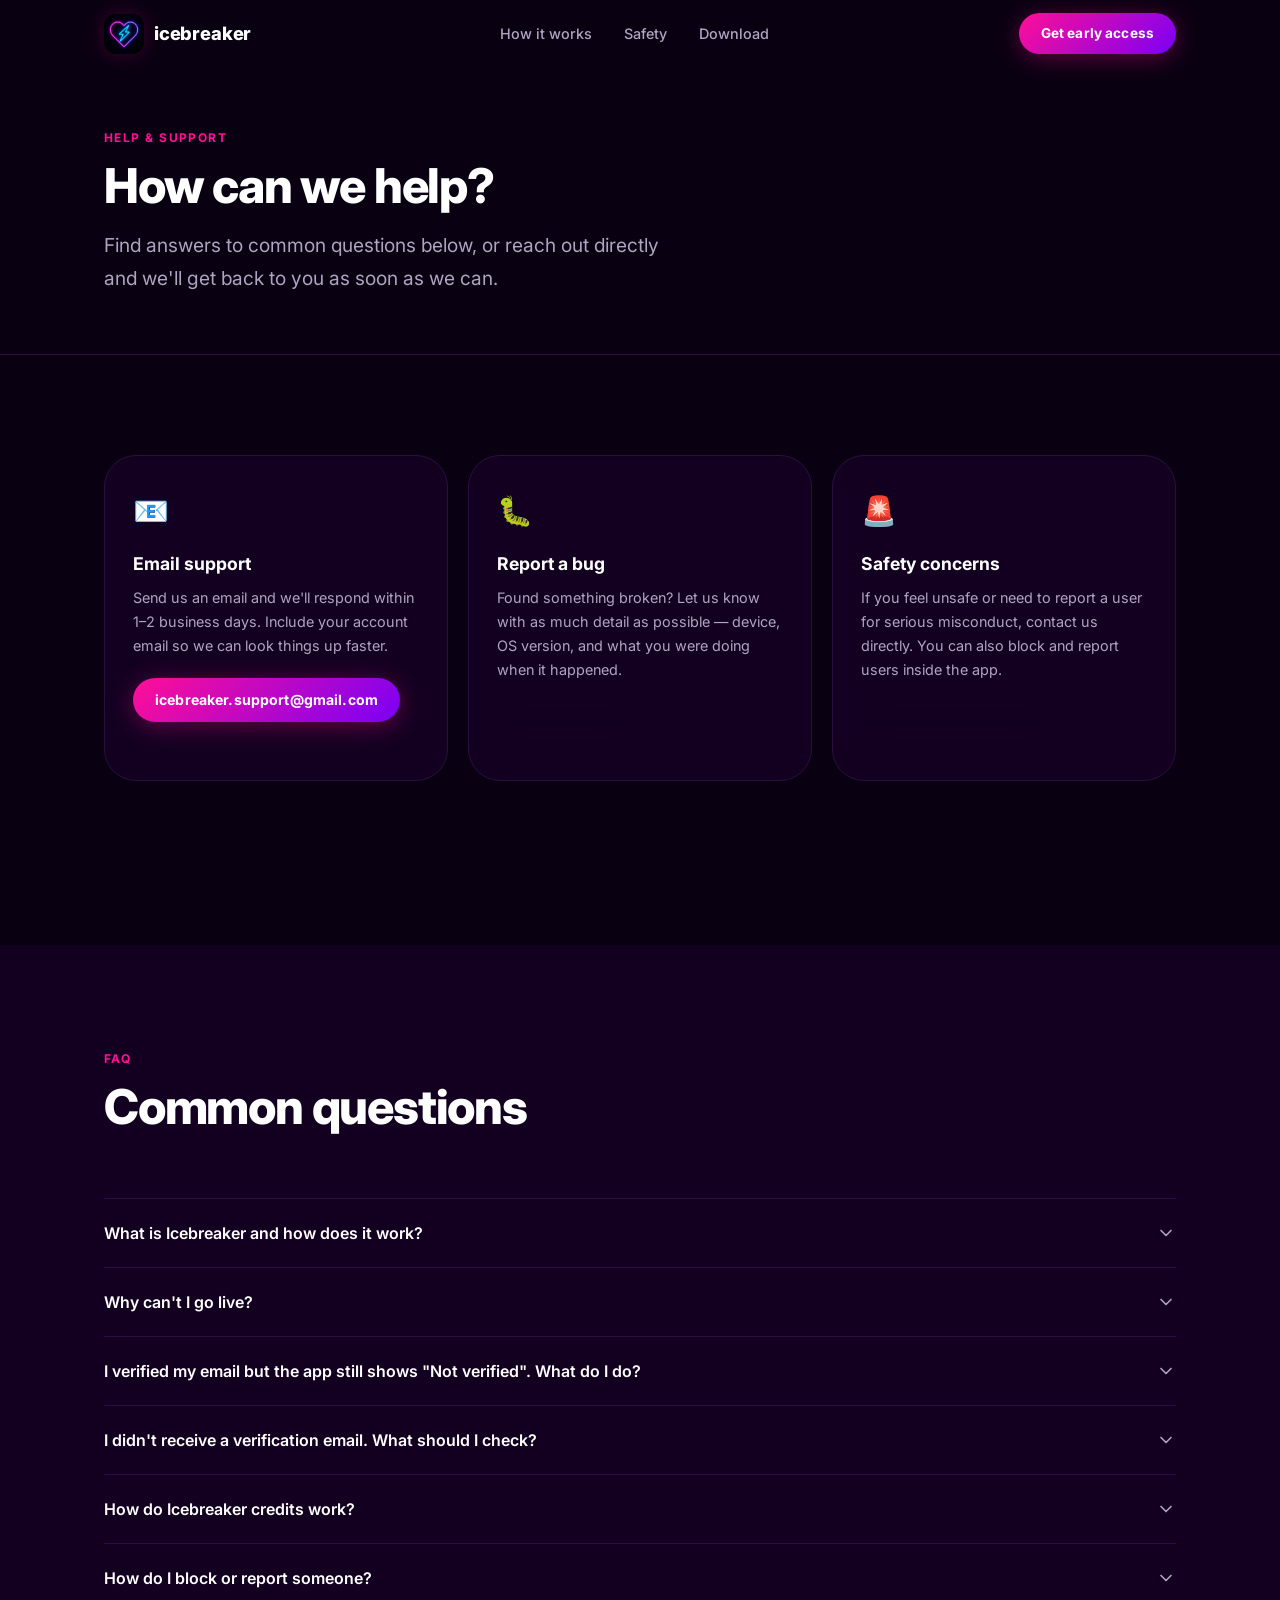
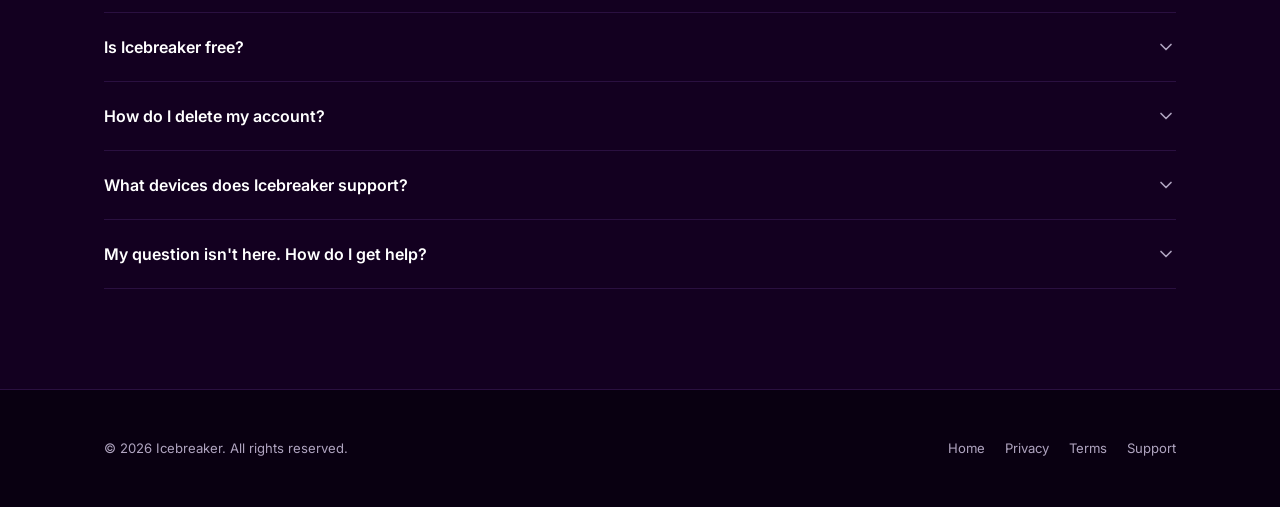
<file: support.html>
<!DOCTYPE html>
<html lang="en">
<head>
  <meta charset="UTF-8">
  <meta name="viewport" content="width=device-width, initial-scale=1.0">
  <meta name="description" content="Icebreaker Support — get help, find answers, or contact the team.">
  <title>Support — Icebreaker</title>
  <link rel="preconnect" href="https://fonts.googleapis.com">
  <link rel="preconnect" href="https://fonts.gstatic.com" crossorigin>
  <link href="https://fonts.googleapis.com/css2?family=Inter:wght@400;500;600;700;800;900&display=swap" rel="stylesheet">
  <link rel="stylesheet" href="css/styles.css">
  <link rel="icon" type="image/png" href="assets/icebreaker-logo.png">
</head>
<body>

<!-- Mobile nav -->
<nav class="mobile-nav">
  <button class="mobile-nav__close">✕</button>
  <a href="index.html">Home</a>
  <a href="index.html#how-it-works">How it works</a>
  <a href="index.html#safety">Safety</a>
</nav>

<!-- Nav -->
<header class="nav">
  <div class="nav__inner">
    <a href="index.html" class="nav__logo">
      <img src="assets/icebreaker-logo.png" alt="Icebreaker logo" class="brand-logo">
      <span>icebreaker</span>
    </a>
    <nav class="nav__links">
      <a href="index.html#how-it-works">How it works</a>
      <a href="index.html#safety">Safety</a>
      <a href="index.html#download">Download</a>
    </nav>
    <div class="nav__cta">
      <a href="index.html#download" class="btn btn-primary" style="padding:10px 22px;font-size:0.85rem;">Get early access</a>
      <button class="hamburger" aria-label="Open menu">
        <span></span><span></span><span></span>
      </button>
    </div>
  </div>
</header>

<!-- Hero -->
<section class="legal-hero">
  <div class="container">
    <div style="max-width:560px;">
      <p class="label legal-hero__eyebrow">Help & Support</p>
      <h1 class="h2" style="margin-bottom:16px;">How can we help?</h1>
      <p class="body-lg text-muted">
        Find answers to common questions below, or reach out directly and we'll get back to you as soon as we can.
      </p>
    </div>
  </div>
</section>

<!-- Contact cards -->
<section class="section section--dark">
  <div class="container">
    <div class="support-grid" data-animate>

      <div class="support-card">
        <div class="support-card__icon">📧</div>
        <h3 class="h4 support-card__title">Email support</h3>
        <p class="support-card__body">
          Send us an email and we'll respond within 1–2 business days. Include your account email so we can look things up faster.
        </p>
        <!-- PLACEHOLDER: replace with your real support email -->
        <a href="mailto:icebreaker.support@gmail.com" class="btn btn-primary" style="font-size:0.88rem;padding:11px 22px;">
          icebreaker.support@gmail.com
        </a>
      </div>

      <div class="support-card">
        <div class="support-card__icon">🐛</div>
        <h3 class="h4 support-card__title">Report a bug</h3>
        <p class="support-card__body">
          Found something broken? Let us know with as much detail as possible — device, OS version, and what you were doing when it happened.
        </p>
        <!-- PLACEHOLDER: replace with your real bugs/feedback email -->
        <a href="mailto:icebreaker.support@gmail.com" class="btn btn-outline" style="font-size:0.88rem;padding:11px 22px;">
          Report a bug
        </a>
      </div>

      <div class="support-card">
        <div class="support-card__icon">🚨</div>
        <h3 class="h4 support-card__title">Safety concerns</h3>
        <p class="support-card__body">
          If you feel unsafe or need to report a user for serious misconduct, contact us directly. You can also block and report users inside the app.
        </p>
        <!-- PLACEHOLDER: replace with your safety contact email -->
        <a href="mailto:icebreaker.support@gmail.com" class="btn btn-outline" style="font-size:0.88rem;padding:11px 22px;border-color:rgba(255,59,92,0.4);color:#FF3B5C;">
          Contact safety team
        </a>
      </div>

    </div>
  </div>
</section>

<!-- FAQ -->
<section class="section section--surface">
  <div class="container">
    <div class="section__header" data-animate>
      <span class="label section__eyebrow">FAQ</span>
      <h2 class="h2 section__title">Common questions</h2>
    </div>

    <div class="faq" data-animate data-animate-delay="1">

      <div class="faq-item">
        <button class="faq-btn">
          What is Icebreaker and how does it work?
          <svg class="faq-chevron" viewBox="0 0 24 24" fill="none" stroke="currentColor" stroke-width="2" stroke-linecap="round" stroke-linejoin="round">
            <polyline points="6 9 12 15 18 9"></polyline>
          </svg>
        </button>
        <div class="faq-answer">
          <div class="faq-answer-inner">
            Icebreaker is a real-world dating app for people who are physically in the same space. When you tap "Go Live", your verified profile becomes discoverable to other live users within your chosen radius (30–60 metres). If two people both show interest in each other, an Icebreaker unlocks — giving you both the signal to approach without guessing.
          </div>
        </div>
      </div>

      <div class="faq-item">
        <button class="faq-btn">
          Why can't I go live?
          <svg class="faq-chevron" viewBox="0 0 24 24" fill="none" stroke="currentColor" stroke-width="2" stroke-linecap="round" stroke-linejoin="round">
            <polyline points="6 9 12 15 18 9"></polyline>
          </svg>
        </button>
        <div class="faq-answer">
          <div class="faq-answer-inner">
            To go live you need to: (1) verify your email address — check your inbox for a verification link, (2) complete the live selfie verification, and (3) have your account fully set up and location access enabled. If your email is verified but you still can't go live, check that location permission is enabled for Icebreaker in your device settings.
          </div>
        </div>
      </div>

      <div class="faq-item">
        <button class="faq-btn">
          I verified my email but the app still shows "Not verified". What do I do?
          <svg class="faq-chevron" viewBox="0 0 24 24" fill="none" stroke="currentColor" stroke-width="2" stroke-linecap="round" stroke-linejoin="round">
            <polyline points="6 9 12 15 18 9"></polyline>
          </svg>
        </button>
        <div class="faq-answer">
          <div class="faq-answer-inner">
            After clicking the verification link in your inbox, return to the Icebreaker app. The app should refresh your status automatically within a few seconds. If it doesn't, try tapping GO LIVE once — the app performs a live status check at that point. Still stuck? Close and reopen the app, or go to Settings → Email Verification and tap to refresh.
          </div>
        </div>
      </div>

      <div class="faq-item">
        <button class="faq-btn">
          I didn't receive a verification email. What should I check?
          <svg class="faq-chevron" viewBox="0 0 24 24" fill="none" stroke="currentColor" stroke-width="2" stroke-linecap="round" stroke-linejoin="round">
            <polyline points="6 9 12 15 18 9"></polyline>
          </svg>
        </button>
        <div class="faq-answer">
          <div class="faq-answer-inner">
            First, check your spam or junk folder — emails from automated services sometimes land there. The email comes from <strong>noreply@icebreaker-924c2.firebaseapp.com</strong>. If you don't see it after a few minutes, go to Settings → Email Verification in the app and tap to resend. Note: there is a 60-second cooldown between resend attempts. If you're still having trouble, email us at <a href="mailto:icebreaker.support@gmail.com">icebreaker.support@gmail.com</a>.
          </div>
        </div>
      </div>

      <div class="faq-item">
        <button class="faq-btn">
          How do Icebreaker credits work?
          <svg class="faq-chevron" viewBox="0 0 24 24" fill="none" stroke="currentColor" stroke-width="2" stroke-linecap="round" stroke-linejoin="round">
            <polyline points="6 9 12 15 18 9"></polyline>
          </svg>
        </button>
        <div class="faq-answer">
          <div class="faq-answer-inner">
            Sending an Icebreaker uses one Icebreaker credit. Free credits refresh daily, and additional boosts or premium options may be available through the Shop inside the app. Credits are not transferable and have no cash value.
          </div>
        </div>
      </div>

      <div class="faq-item">
        <button class="faq-btn">
          How do I block or report someone?
          <svg class="faq-chevron" viewBox="0 0 24 24" fill="none" stroke="currentColor" stroke-width="2" stroke-linecap="round" stroke-linejoin="round">
            <polyline points="6 9 12 15 18 9"></polyline>
          </svg>
        </button>
        <div class="faq-answer">
          <div class="faq-answer-inner">
            From the Nearby tab, tap any user's card and use the block/report option. From a chat, tap the person's name at the top and choose block or report. Blocked users are removed from your discovery immediately and cannot contact you. We take all reports seriously and review them promptly.
          </div>
        </div>
      </div>

      <div class="faq-item">
        <button class="faq-btn">
          Is Icebreaker free?
          <svg class="faq-chevron" viewBox="0 0 24 24" fill="none" stroke="currentColor" stroke-width="2" stroke-linecap="round" stroke-linejoin="round">
            <polyline points="6 9 12 15 18 9"></polyline>
          </svg>
        </button>
        <div class="faq-answer">
          <div class="faq-answer-inner">
            Icebreaker is free to download and use. A limited number of live session credits are included free each day. Additional credits and premium features are available through the in-app Shop.
          </div>
        </div>
      </div>

      <div class="faq-item">
        <button class="faq-btn">
          How do I delete my account?
          <svg class="faq-chevron" viewBox="0 0 24 24" fill="none" stroke="currentColor" stroke-width="2" stroke-linecap="round" stroke-linejoin="round">
            <polyline points="6 9 12 15 18 9"></polyline>
          </svg>
        </button>
        <div class="faq-answer">
          <div class="faq-answer-inner">
            Go to Settings → Account → Delete Account. Deleting your account permanently removes your profile, photos, messages, and data within 30 days. This action cannot be undone. If you have trouble deleting your account, email us at <a href="mailto:icebreaker.support@gmail.com">icebreaker.support@gmail.com</a> and we will delete it manually.
          </div>
        </div>
      </div>

      <div class="faq-item">
        <button class="faq-btn">
          What devices does Icebreaker support?
          <svg class="faq-chevron" viewBox="0 0 24 24" fill="none" stroke="currentColor" stroke-width="2" stroke-linecap="round" stroke-linejoin="round">
            <polyline points="6 9 12 15 18 9"></polyline>
          </svg>
        </button>
        <div class="faq-answer">
          <div class="faq-answer-inner">
            Icebreaker is built for iOS and Android smartphones. iOS 16+ and Android 10+ are recommended for the best experience. A desktop or web version is not currently available.
          </div>
        </div>
      </div>

      <div class="faq-item">
        <button class="faq-btn">
          My question isn't here. How do I get help?
          <svg class="faq-chevron" viewBox="0 0 24 24" fill="none" stroke="currentColor" stroke-width="2" stroke-linecap="round" stroke-linejoin="round">
            <polyline points="6 9 12 15 18 9"></polyline>
          </svg>
        </button>
        <div class="faq-answer">
          <div class="faq-answer-inner">
            Email us at <a href="mailto:icebreaker.support@gmail.com">icebreaker.support@gmail.com</a> and we'll get back to you within 1–2 business days. We're a small team and we read every message.
          </div>
        </div>
      </div>

    </div>
  </div>
</section>

<!-- Footer -->
<footer class="footer">
  <div class="container">
    <div class="footer__bottom" style="border-top:none;padding-top:0;">
      <p class="footer__copy">© 2026 Icebreaker. All rights reserved.</p>
      <div class="footer__legal">
        <a href="index.html">Home</a>
        <a href="privacy.html">Privacy</a>
        <a href="terms.html">Terms</a>
        <a href="support.html">Support</a>
      </div>
    </div>
  </div>
</footer>

<script src="js/main.js" defer></script>
</body>
</html>
</file>
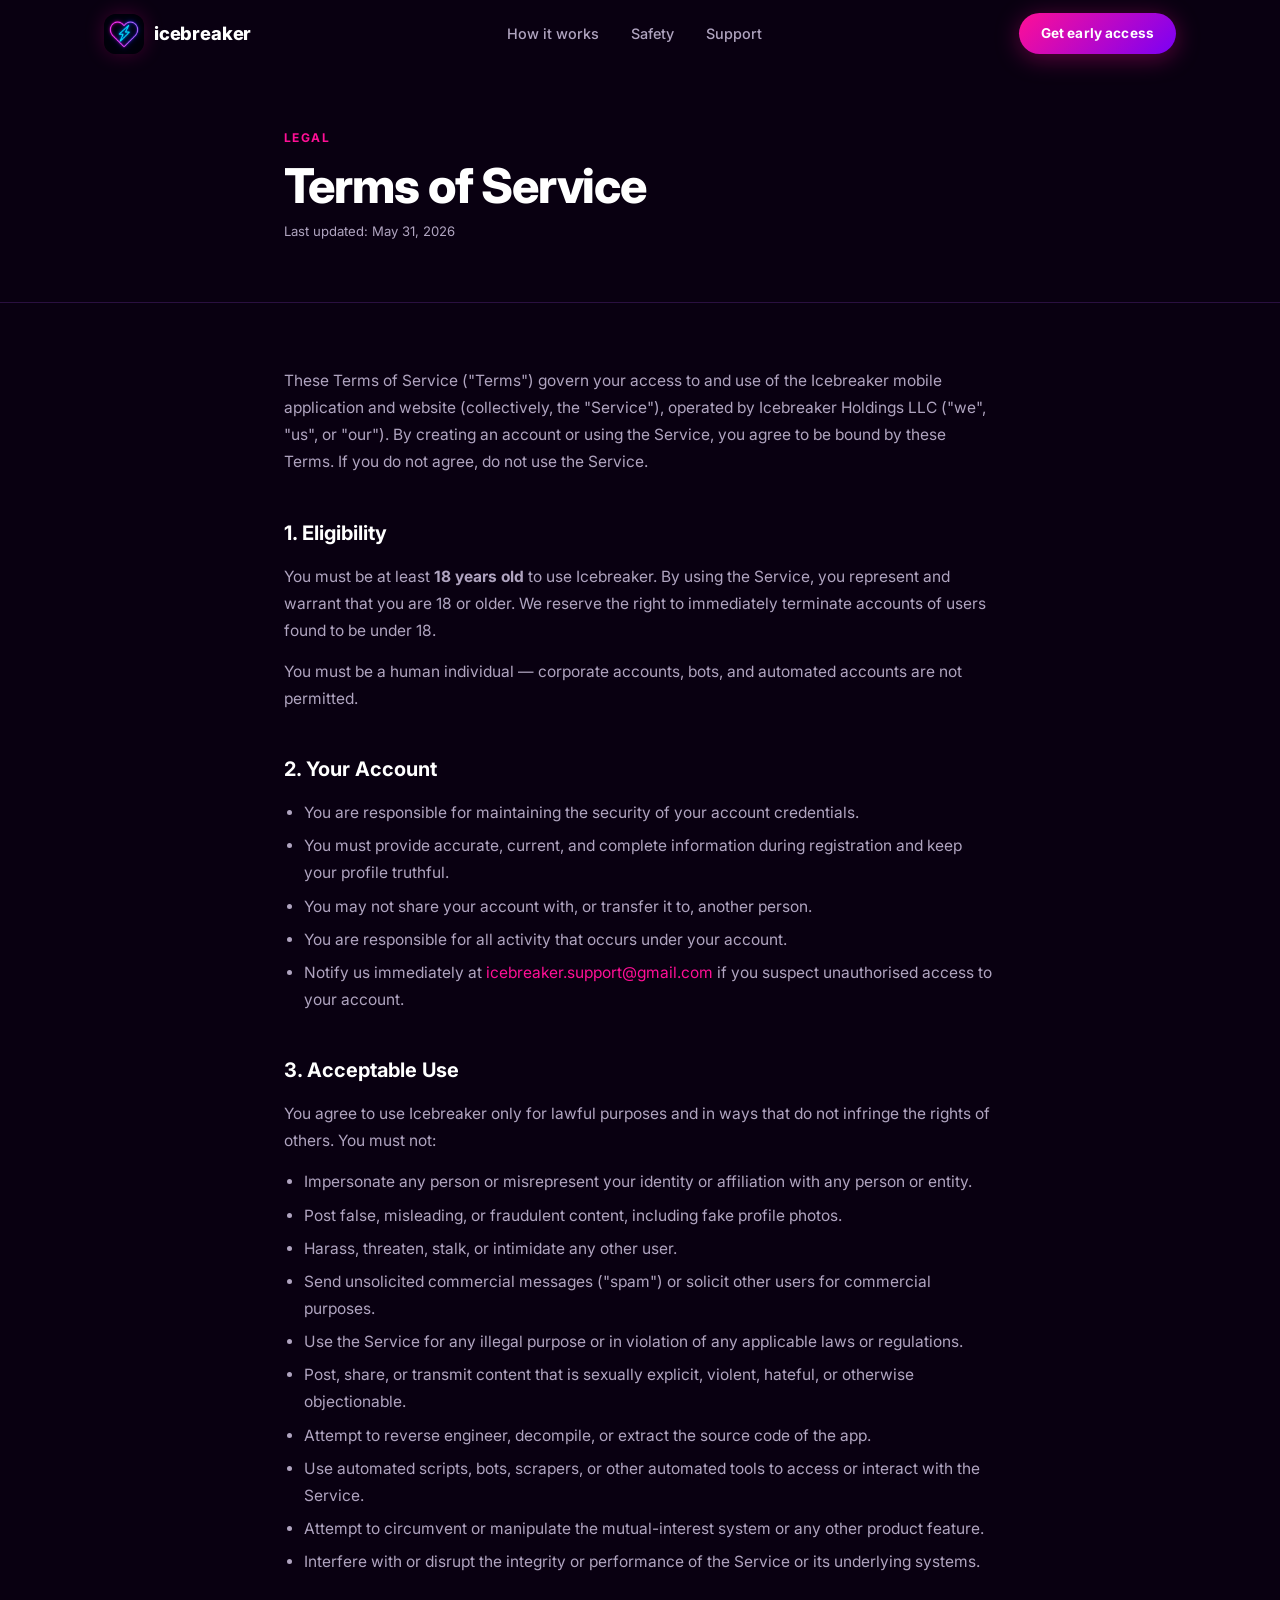
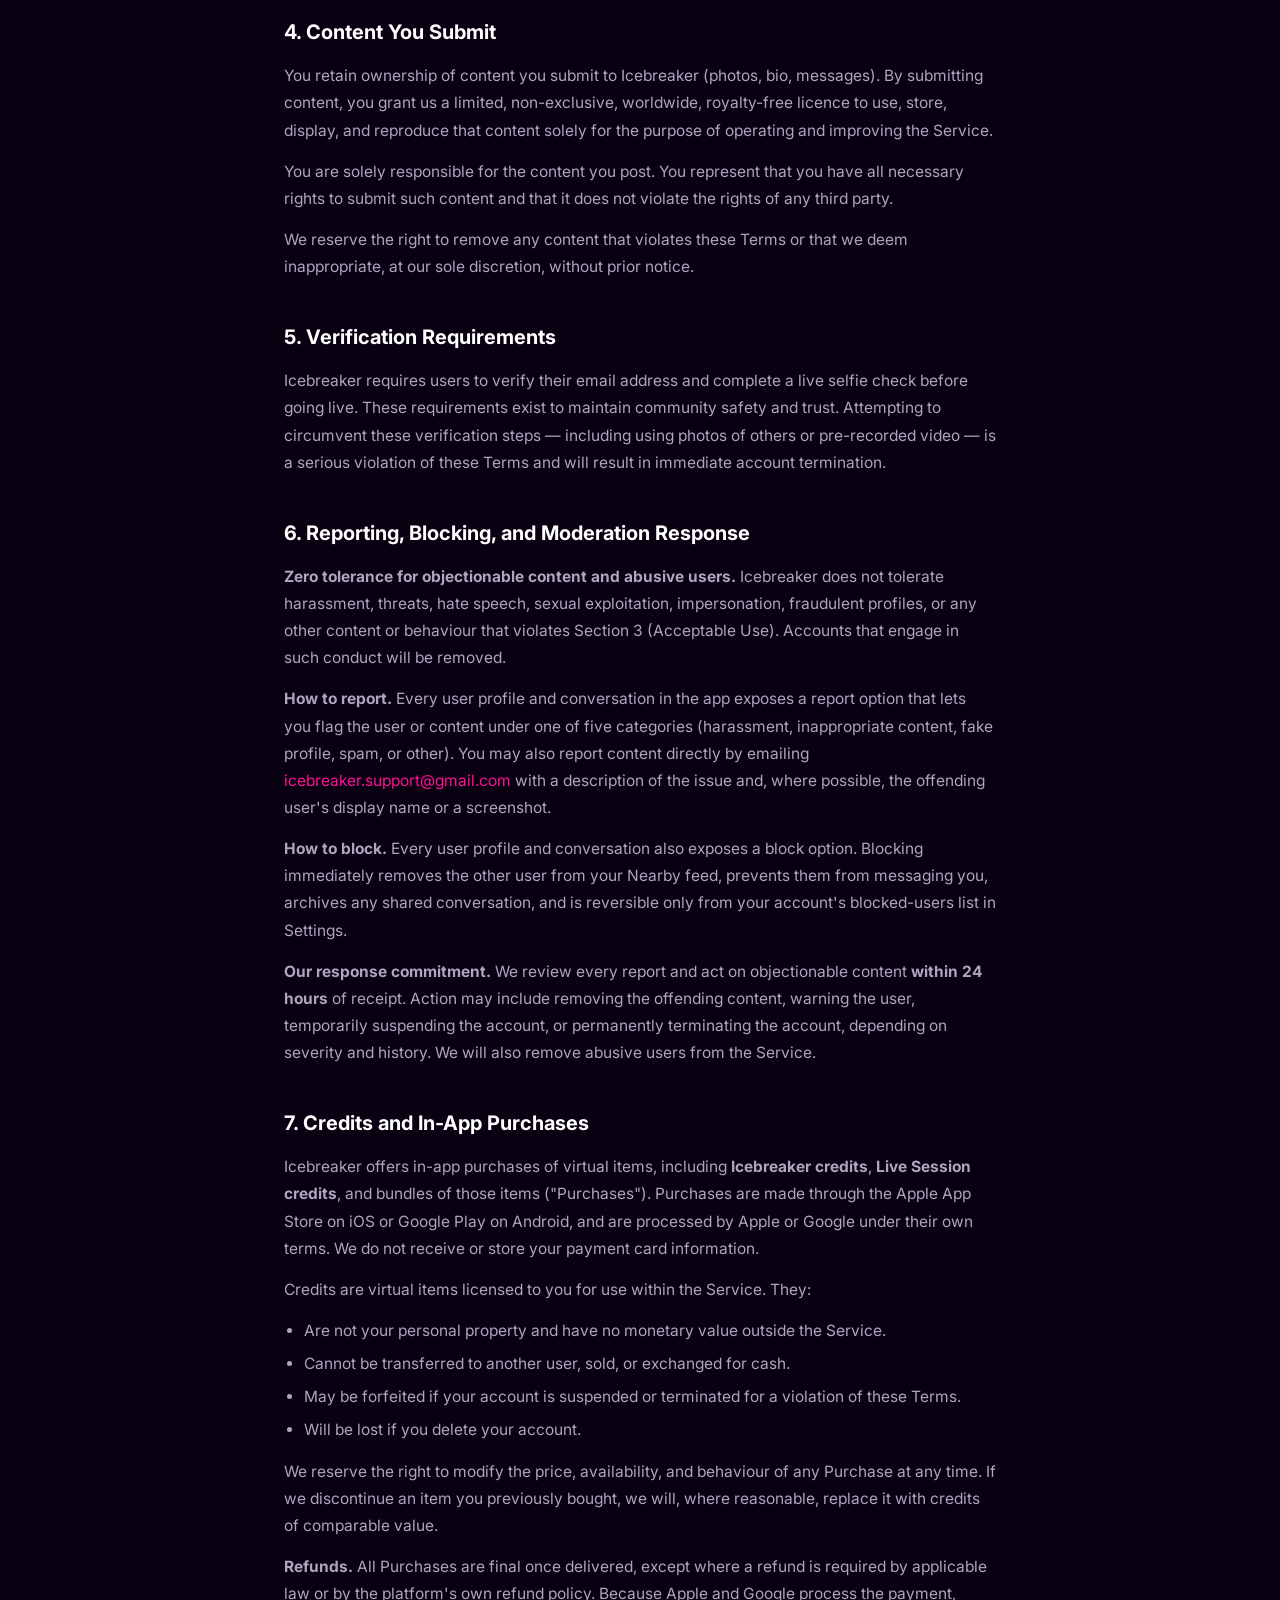
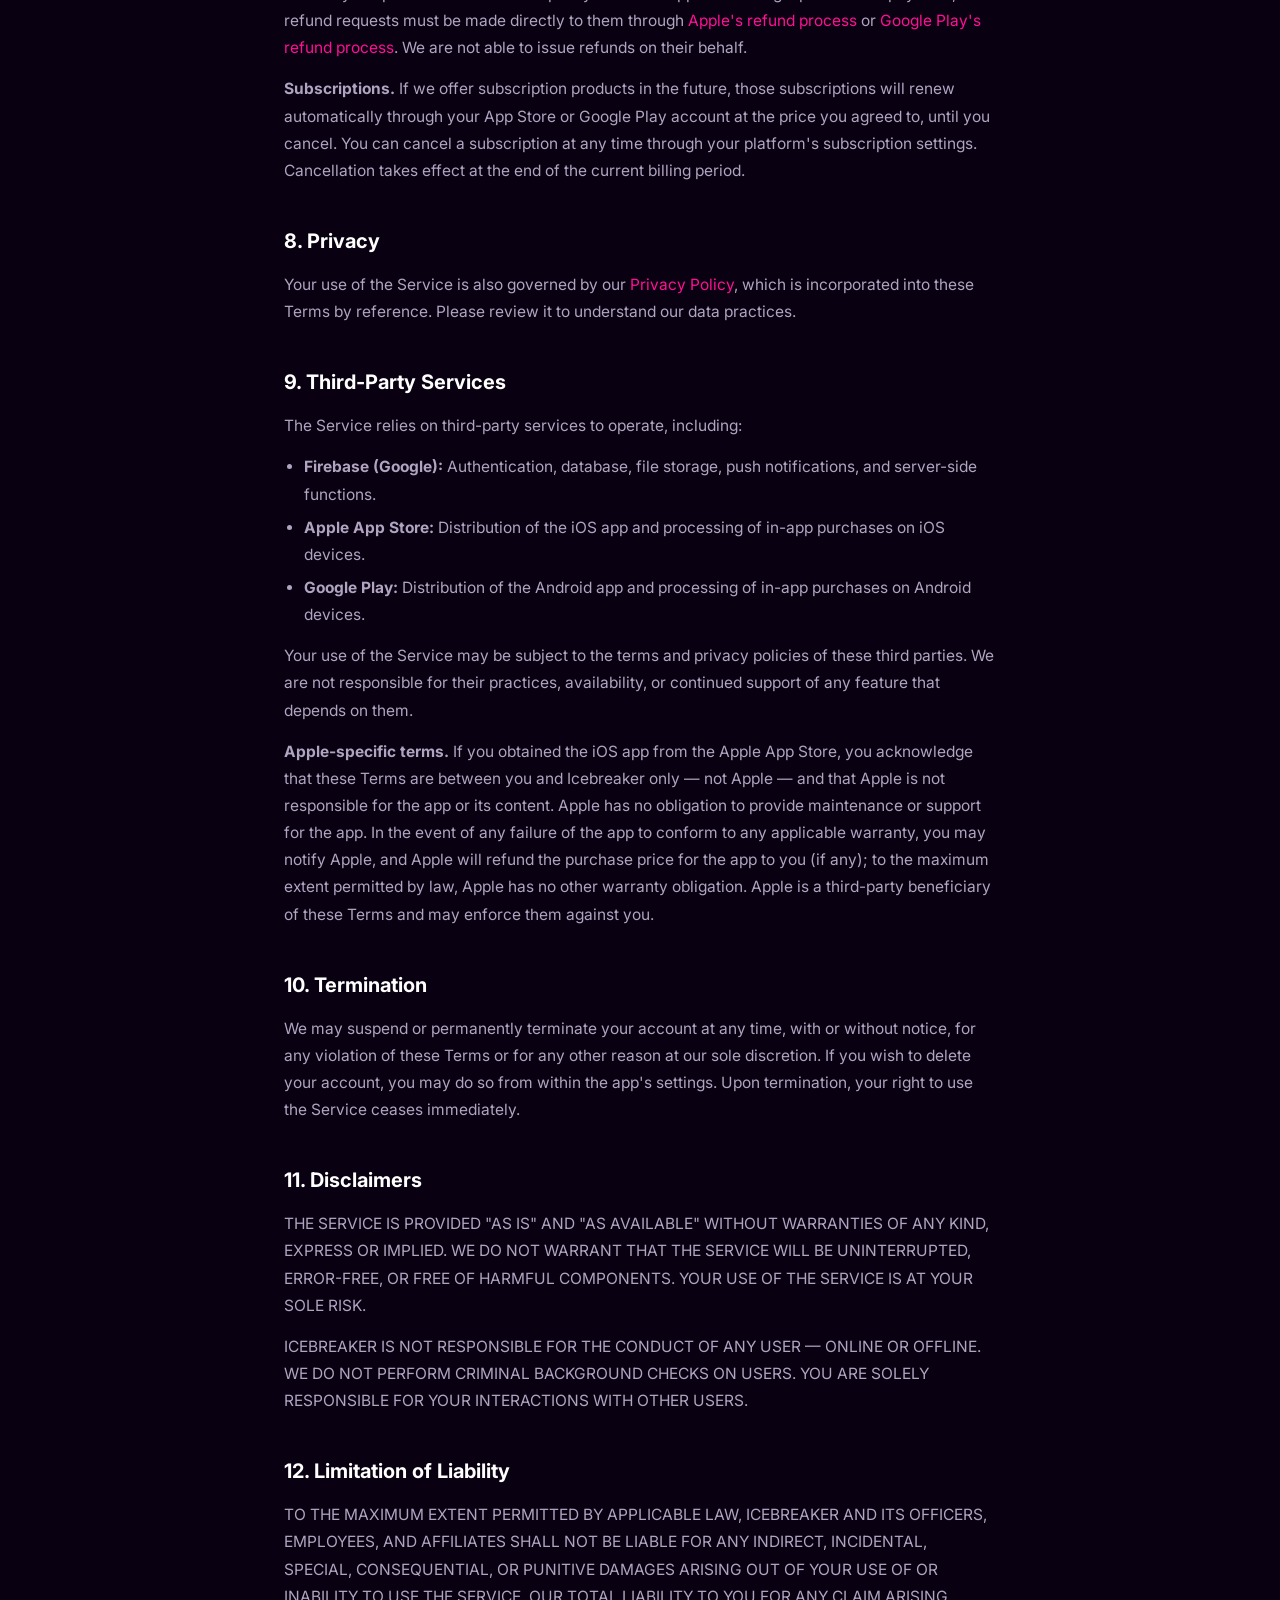
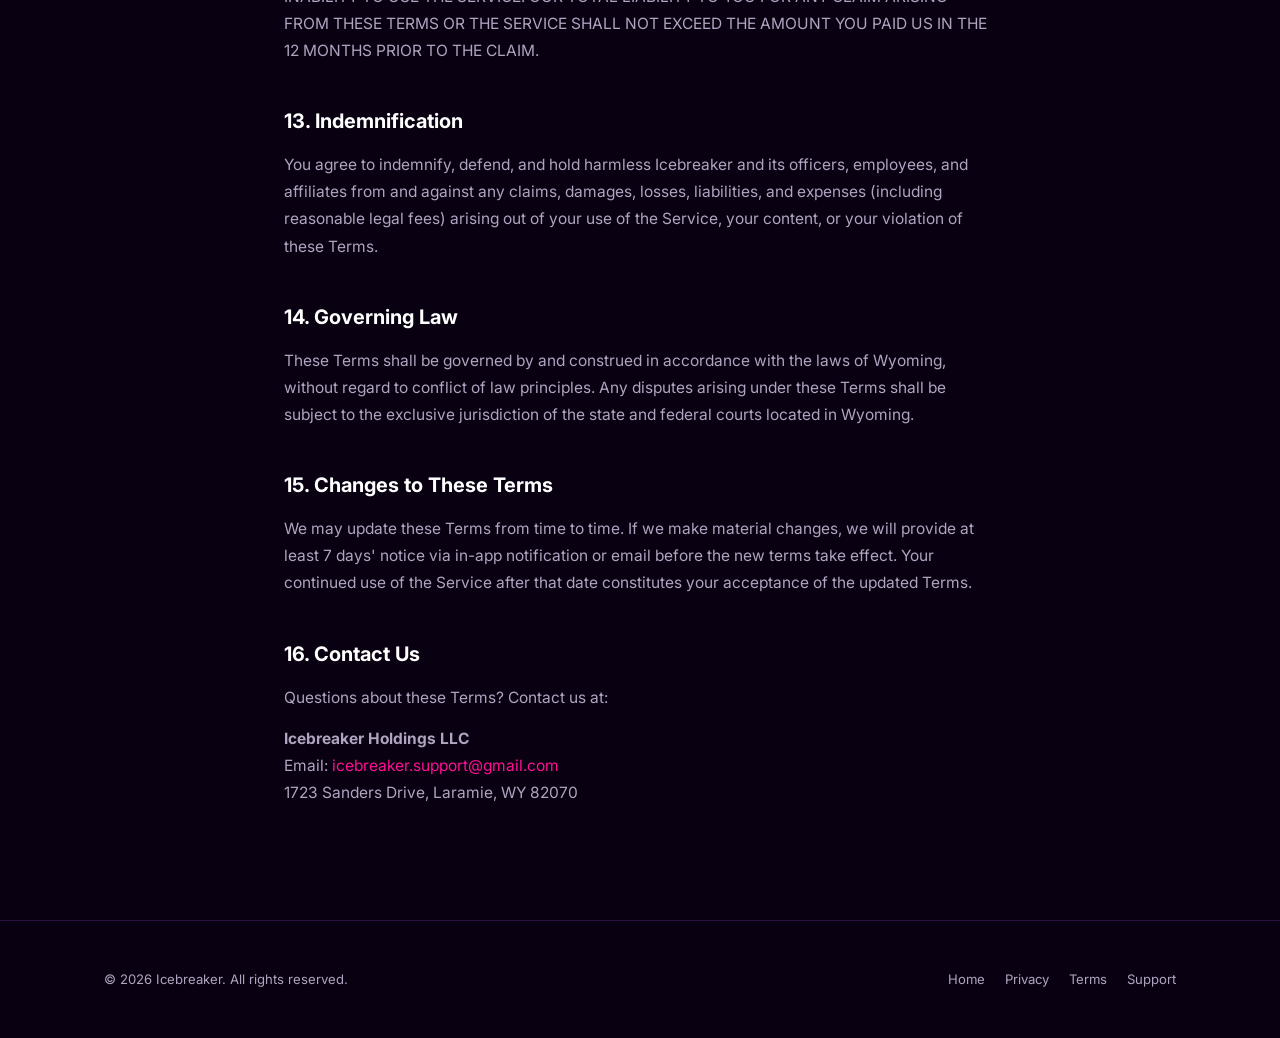
<file: terms.html>
<!DOCTYPE html>
<html lang="en">
<head>
  <meta charset="UTF-8">
  <meta name="viewport" content="width=device-width, initial-scale=1.0">
  <meta name="description" content="Icebreaker Terms of Service — the rules for using the app.">
  <title>Terms of Service — Icebreaker</title>
  <link rel="preconnect" href="https://fonts.googleapis.com">
  <link rel="preconnect" href="https://fonts.gstatic.com" crossorigin>
  <link href="https://fonts.googleapis.com/css2?family=Inter:wght@400;500;600;700;800;900&display=swap" rel="stylesheet">
  <link rel="stylesheet" href="css/styles.css">
  <link rel="icon" type="image/png" href="assets/icebreaker-logo.png">
</head>
<body>

<!-- Mobile nav -->
<nav class="mobile-nav">
  <button class="mobile-nav__close">✕</button>
  <a href="index.html">Home</a>
  <a href="support.html">Support</a>
</nav>

<!-- Nav -->
<header class="nav">
  <div class="nav__inner">
    <a href="index.html" class="nav__logo">
      <img src="assets/icebreaker-logo.png" alt="Icebreaker logo" class="brand-logo">
      <span>icebreaker</span>
    </a>
    <nav class="nav__links">
      <a href="index.html#how-it-works">How it works</a>
      <a href="index.html#safety">Safety</a>
      <a href="support.html">Support</a>
    </nav>
    <div class="nav__cta">
      <a href="index.html#download" class="btn btn-primary" style="padding:10px 22px;font-size:0.85rem;">Get early access</a>
      <button class="hamburger" aria-label="Open menu">
        <span></span><span></span><span></span>
      </button>
    </div>
  </div>
</header>

<!-- Hero -->
<section class="legal-hero">
  <div class="container container--narrow">
    <p class="label legal-hero__eyebrow">Legal</p>
    <h1 class="h2">Terms of Service</h1>
    <p class="legal-updated text-muted">Last updated: May 31, 2026</p>
  </div>
</section>

<!-- Content -->
<section class="legal-body">
  <div class="container container--narrow">
    <div class="legal-content">

      <p>
        These Terms of Service ("Terms") govern your access to and use of the Icebreaker mobile application and website (collectively, the "Service"), operated by Icebreaker Holdings LLC ("we", "us", or "our"). By creating an account or using the Service, you agree to be bound by these Terms. If you do not agree, do not use the Service.
      </p>

      <h2>1. Eligibility</h2>
      <p>
        You must be at least <strong>18 years old</strong> to use Icebreaker. By using the Service, you represent and warrant that you are 18 or older. We reserve the right to immediately terminate accounts of users found to be under 18.
      </p>
      <p>
        You must be a human individual — corporate accounts, bots, and automated accounts are not permitted.
      </p>

      <h2>2. Your Account</h2>
      <ul>
        <li>You are responsible for maintaining the security of your account credentials.</li>
        <li>You must provide accurate, current, and complete information during registration and keep your profile truthful.</li>
        <li>You may not share your account with, or transfer it to, another person.</li>
        <li>You are responsible for all activity that occurs under your account.</li>
        <li>Notify us immediately at <a href="mailto:icebreaker.support@gmail.com">icebreaker.support@gmail.com</a> if you suspect unauthorised access to your account.</li>
      </ul>

      <h2>3. Acceptable Use</h2>
      <p>You agree to use Icebreaker only for lawful purposes and in ways that do not infringe the rights of others. You must not:</p>
      <ul>
        <li>Impersonate any person or misrepresent your identity or affiliation with any person or entity.</li>
        <li>Post false, misleading, or fraudulent content, including fake profile photos.</li>
        <li>Harass, threaten, stalk, or intimidate any other user.</li>
        <li>Send unsolicited commercial messages ("spam") or solicit other users for commercial purposes.</li>
        <li>Use the Service for any illegal purpose or in violation of any applicable laws or regulations.</li>
        <li>Post, share, or transmit content that is sexually explicit, violent, hateful, or otherwise objectionable.</li>
        <li>Attempt to reverse engineer, decompile, or extract the source code of the app.</li>
        <li>Use automated scripts, bots, scrapers, or other automated tools to access or interact with the Service.</li>
        <li>Attempt to circumvent or manipulate the mutual-interest system or any other product feature.</li>
        <li>Interfere with or disrupt the integrity or performance of the Service or its underlying systems.</li>
      </ul>

      <h2>4. Content You Submit</h2>
      <p>
        You retain ownership of content you submit to Icebreaker (photos, bio, messages). By submitting content, you grant us a limited, non-exclusive, worldwide, royalty-free licence to use, store, display, and reproduce that content solely for the purpose of operating and improving the Service.
      </p>
      <p>
        You are solely responsible for the content you post. You represent that you have all necessary rights to submit such content and that it does not violate the rights of any third party.
      </p>
      <p>
        We reserve the right to remove any content that violates these Terms or that we deem inappropriate, at our sole discretion, without prior notice.
      </p>

      <h2>5. Verification Requirements</h2>
      <p>
        Icebreaker requires users to verify their email address and complete a live selfie check before going live. These requirements exist to maintain community safety and trust. Attempting to circumvent these verification steps — including using photos of others or pre-recorded video — is a serious violation of these Terms and will result in immediate account termination.
      </p>

      <h2>6. Reporting, Blocking, and Moderation Response</h2>
      <p>
        <strong>Zero tolerance for objectionable content and abusive users.</strong> Icebreaker does not tolerate harassment, threats, hate speech, sexual exploitation, impersonation, fraudulent profiles, or any other content or behaviour that violates Section 3 (Acceptable Use). Accounts that engage in such conduct will be removed.
      </p>
      <p>
        <strong>How to report.</strong> Every user profile and conversation in the app exposes a report option that lets you flag the user or content under one of five categories (harassment, inappropriate content, fake profile, spam, or other). You may also report content directly by emailing <a href="mailto:icebreaker.support@gmail.com">icebreaker.support@gmail.com</a> with a description of the issue and, where possible, the offending user's display name or a screenshot.
      </p>
      <p>
        <strong>How to block.</strong> Every user profile and conversation also exposes a block option. Blocking immediately removes the other user from your Nearby feed, prevents them from messaging you, archives any shared conversation, and is reversible only from your account's blocked-users list in Settings.
      </p>
      <p>
        <strong>Our response commitment.</strong> We review every report and act on objectionable content <strong>within 24 hours</strong> of receipt. Action may include removing the offending content, warning the user, temporarily suspending the account, or permanently terminating the account, depending on severity and history. We will also remove abusive users from the Service.
      </p>

      <h2>7. Credits and In-App Purchases</h2>
      <p>
        Icebreaker offers in-app purchases of virtual items, including <strong>Icebreaker credits</strong>, <strong>Live Session credits</strong>, and bundles of those items ("Purchases"). Purchases are made through the Apple App Store on iOS or Google Play on Android, and are processed by Apple or Google under their own terms. We do not receive or store your payment card information.
      </p>
      <p>
        Credits are virtual items licensed to you for use within the Service. They:
      </p>
      <ul>
        <li>Are not your personal property and have no monetary value outside the Service.</li>
        <li>Cannot be transferred to another user, sold, or exchanged for cash.</li>
        <li>May be forfeited if your account is suspended or terminated for a violation of these Terms.</li>
        <li>Will be lost if you delete your account.</li>
      </ul>
      <p>
        We reserve the right to modify the price, availability, and behaviour of any Purchase at any time. If we discontinue an item you previously bought, we will, where reasonable, replace it with credits of comparable value.
      </p>
      <p>
        <strong>Refunds.</strong> All Purchases are final once delivered, except where a refund is required by applicable law or by the platform's own refund policy. Because Apple and Google process the payment, refund requests must be made directly to them through <a href="https://support.apple.com/HT204084" target="_blank" rel="noopener">Apple's refund process</a> or <a href="https://support.google.com/googleplay/answer/2479637" target="_blank" rel="noopener">Google Play's refund process</a>. We are not able to issue refunds on their behalf.
      </p>
      <p>
        <strong>Subscriptions.</strong> If we offer subscription products in the future, those subscriptions will renew automatically through your App Store or Google Play account at the price you agreed to, until you cancel. You can cancel a subscription at any time through your platform's subscription settings. Cancellation takes effect at the end of the current billing period.
      </p>

      <h2>8. Privacy</h2>
      <p>
        Your use of the Service is also governed by our <a href="privacy.html">Privacy Policy</a>, which is incorporated into these Terms by reference. Please review it to understand our data practices.
      </p>

      <h2>9. Third-Party Services</h2>
      <p>
        The Service relies on third-party services to operate, including:
      </p>
      <ul>
        <li><strong>Firebase (Google):</strong> Authentication, database, file storage, push notifications, and server-side functions.</li>
        <li><strong>Apple App Store:</strong> Distribution of the iOS app and processing of in-app purchases on iOS devices.</li>
        <li><strong>Google Play:</strong> Distribution of the Android app and processing of in-app purchases on Android devices.</li>
      </ul>
      <p>
        Your use of the Service may be subject to the terms and privacy policies of these third parties. We are not responsible for their practices, availability, or continued support of any feature that depends on them.
      </p>
      <p>
        <strong>Apple-specific terms.</strong> If you obtained the iOS app from the Apple App Store, you acknowledge that these Terms are between you and Icebreaker only — not Apple — and that Apple is not responsible for the app or its content. Apple has no obligation to provide maintenance or support for the app. In the event of any failure of the app to conform to any applicable warranty, you may notify Apple, and Apple will refund the purchase price for the app to you (if any); to the maximum extent permitted by law, Apple has no other warranty obligation. Apple is a third-party beneficiary of these Terms and may enforce them against you.
      </p>

      <h2>10. Termination</h2>
      <p>
        We may suspend or permanently terminate your account at any time, with or without notice, for any violation of these Terms or for any other reason at our sole discretion. If you wish to delete your account, you may do so from within the app's settings. Upon termination, your right to use the Service ceases immediately.
      </p>

      <h2>11. Disclaimers</h2>
      <p>
        THE SERVICE IS PROVIDED "AS IS" AND "AS AVAILABLE" WITHOUT WARRANTIES OF ANY KIND, EXPRESS OR IMPLIED. WE DO NOT WARRANT THAT THE SERVICE WILL BE UNINTERRUPTED, ERROR-FREE, OR FREE OF HARMFUL COMPONENTS. YOUR USE OF THE SERVICE IS AT YOUR SOLE RISK.
      </p>
      <p>
        ICEBREAKER IS NOT RESPONSIBLE FOR THE CONDUCT OF ANY USER — ONLINE OR OFFLINE. WE DO NOT PERFORM CRIMINAL BACKGROUND CHECKS ON USERS. YOU ARE SOLELY RESPONSIBLE FOR YOUR INTERACTIONS WITH OTHER USERS.
      </p>

      <h2>12. Limitation of Liability</h2>
      <p>
        TO THE MAXIMUM EXTENT PERMITTED BY APPLICABLE LAW, ICEBREAKER AND ITS OFFICERS, EMPLOYEES, AND AFFILIATES SHALL NOT BE LIABLE FOR ANY INDIRECT, INCIDENTAL, SPECIAL, CONSEQUENTIAL, OR PUNITIVE DAMAGES ARISING OUT OF YOUR USE OF OR INABILITY TO USE THE SERVICE. OUR TOTAL LIABILITY TO YOU FOR ANY CLAIM ARISING FROM THESE TERMS OR THE SERVICE SHALL NOT EXCEED THE AMOUNT YOU PAID US IN THE 12 MONTHS PRIOR TO THE CLAIM.
      </p>

      <h2>13. Indemnification</h2>
      <p>
        You agree to indemnify, defend, and hold harmless Icebreaker and its officers, employees, and affiliates from and against any claims, damages, losses, liabilities, and expenses (including reasonable legal fees) arising out of your use of the Service, your content, or your violation of these Terms.
      </p>

      <h2>14. Governing Law</h2>
      <p>
        These Terms shall be governed by and construed in accordance with the laws of Wyoming, without regard to conflict of law principles. Any disputes arising under these Terms shall be subject to the exclusive jurisdiction of the state and federal courts located in Wyoming.
      </p>

      <h2>15. Changes to These Terms</h2>
      <p>
        We may update these Terms from time to time. If we make material changes, we will provide at least 7 days' notice via in-app notification or email before the new terms take effect. Your continued use of the Service after that date constitutes your acceptance of the updated Terms.
      </p>

      <h2>16. Contact Us</h2>
      <p>
        Questions about these Terms? Contact us at:
      </p>
      <p>
        <strong>Icebreaker Holdings LLC</strong><br>
        Email: <a href="mailto:icebreaker.support@gmail.com">icebreaker.support@gmail.com</a><br>
        1723 Sanders Drive, Laramie, WY 82070
      </p>

    </div>
  </div>
</section>

<!-- Footer -->
<footer class="footer">
  <div class="container">
    <div class="footer__bottom" style="border-top:none;padding-top:0;">
      <p class="footer__copy">© 2026 Icebreaker. All rights reserved.</p>
      <div class="footer__legal">
        <a href="index.html">Home</a>
        <a href="privacy.html">Privacy</a>
        <a href="terms.html">Terms</a>
        <a href="support.html">Support</a>
      </div>
    </div>
  </div>
</footer>

<script src="js/main.js" defer></script>
</body>
</html>
</file>
<file: css/styles.css>
/* ═══════════════════════════════════════════════════════════════════════
   Icebreaker – Design System
   Brand: #FF0F96 (pink) → #7A00F5 (purple), #00D0FF (cyan)
   ═══════════════════════════════════════════════════════════════════════ */

/* ── Tokens ── */
:root {
  --pink:       #FF0F96;
  --purple:     #7A00F5;
  --cyan:       #00D0FF;
  --bg-dark:    #090011;
  --bg-surface: #130020;
  --bg-card:    #1C002E;
  --divider:    #2A1040;
  --text-muted: #B0A4C0;

  --gradient: linear-gradient(135deg, var(--pink), var(--purple));
  --gradient-h: linear-gradient(135deg, var(--purple), var(--pink));

  --radius-sm: 12px;
  --radius-md: 20px;
  --radius-lg: 32px;
  --radius-xl: 48px;

  --shadow-glow-pink:   0 0 60px rgba(255,15,150,0.25);
  --shadow-glow-purple: 0 0 60px rgba(122,0,245,0.25);
  --shadow-card:        0 4px 32px rgba(9,0,17,0.5);
  --shadow-card-hover:  0 12px 48px rgba(255,15,150,0.18);

  --font: 'Inter', -apple-system, BlinkMacSystemFont, 'Segoe UI', sans-serif;
  --font-display: 'Inter', sans-serif;

  --nav-h: 68px;
  --section-pad: 100px;
}

/* ── Reset ── */
*, *::before, *::after { box-sizing: border-box; margin: 0; padding: 0; }
html { scroll-behavior: smooth; -webkit-text-size-adjust: 100%; }
body {
  font-family: var(--font);
  background: var(--bg-dark);
  color: #fff;
  line-height: 1.6;
  overflow-x: hidden;
}
img, svg { display: block; max-width: 100%; }
a { color: inherit; text-decoration: none; }
button { font-family: inherit; cursor: pointer; border: none; outline: none; }
ul { list-style: none; }

/* ── Typography scale ── */
.h1 { font-size: clamp(2.4rem, 6vw, 4.4rem); font-weight: 800; line-height: 1.08; letter-spacing: -0.03em; }
.h2 { font-size: clamp(1.8rem, 4vw, 3rem);   font-weight: 800; line-height: 1.12; letter-spacing: -0.025em; }
.h3 { font-size: clamp(1.2rem, 2.5vw, 1.6rem); font-weight: 700; line-height: 1.3; }
.h4 { font-size: 1.1rem; font-weight: 700; }
.body-lg { font-size: clamp(1rem, 1.8vw, 1.2rem); line-height: 1.7; }
.body    { font-size: 1rem;  line-height: 1.65; }
.caption { font-size: 0.82rem; line-height: 1.5; }
.label   { font-size: 0.75rem; font-weight: 700; letter-spacing: 0.12em; text-transform: uppercase; }

/* ── Gradient text ── */
.gradient-text {
  background: var(--gradient);
  -webkit-background-clip: text;
  -webkit-text-fill-color: transparent;
  background-clip: text;
}

/* ── Utility ── */
.text-muted  { color: var(--text-muted); }
.text-center { text-align: center; }
.sr-only { position: absolute; width: 1px; height: 1px; overflow: hidden; clip: rect(0,0,0,0); }

/* ── Layout container ── */
.container {
  width: 100%;
  max-width: 1120px;
  margin: 0 auto;
  padding: 0 24px;
}
.container--narrow { max-width: 760px; }
.container--wide   { max-width: 1280px; }

/* ── Buttons ── */
.btn {
  display: inline-flex;
  align-items: center;
  justify-content: center;
  gap: 8px;
  padding: 14px 32px;
  border-radius: 100px;
  font-weight: 700;
  font-size: 0.95rem;
  letter-spacing: 0.01em;
  transition: transform 0.18s ease, box-shadow 0.18s ease, opacity 0.18s ease;
  cursor: pointer;
}
.btn:hover  { transform: translateY(-2px); }
.btn:active { transform: translateY(0); }

.btn-primary {
  background: var(--gradient);
  color: #fff;
  box-shadow: 0 4px 24px rgba(255,15,150,0.35);
}
.btn-primary:hover { box-shadow: 0 8px 36px rgba(255,15,150,0.55); }

.btn-outline {
  background: transparent;
  color: #fff;
  border: 1.5px solid rgba(255,255,255,0.22);
  backdrop-filter: blur(12px);
}
.btn-outline:hover {
  border-color: var(--pink);
  box-shadow: 0 0 20px rgba(255,15,150,0.2);
}

.btn-cyan {
  background: var(--cyan);
  color: var(--bg-dark);
  font-weight: 800;
  box-shadow: 0 4px 24px rgba(0,208,255,0.3);
}
.btn-cyan:hover { box-shadow: 0 8px 36px rgba(0,208,255,0.5); }

/* ── Divider ── */
.divider {
  width: 100%;
  height: 1px;
  background: var(--divider);
}

/* ═══════════════════════════════════════════
   NAV
   ═══════════════════════════════════════════ */
.nav {
  position: fixed;
  top: 0; left: 0; right: 0;
  z-index: 100;
  height: var(--nav-h);
  display: flex;
  align-items: center;
  transition: background 0.3s ease, backdrop-filter 0.3s ease, border-color 0.3s ease;
  border-bottom: 1px solid transparent;
}
.nav.scrolled {
  background: rgba(9,0,17,0.88);
  backdrop-filter: blur(20px);
  -webkit-backdrop-filter: blur(20px);
  border-color: var(--divider);
}
.nav__inner {
  display: flex;
  align-items: center;
  justify-content: space-between;
  width: 100%;
  max-width: 1120px;
  margin: 0 auto;
  padding: 0 24px;
}
.nav__logo {
  display: flex;
  align-items: center;
  gap: 10px;
  font-weight: 800;
  font-size: 1.15rem;
  letter-spacing: -0.01em;
}
.nav__logo-icon {
  width: 34px;
  height: 34px;
  background: var(--gradient);
  border-radius: 10px;
  display: flex;
  align-items: center;
  justify-content: center;
  font-size: 1rem;
  box-shadow: 0 2px 12px rgba(255,15,150,0.4);
}
.nav__links {
  display: flex;
  align-items: center;
  gap: 32px;
}
.nav__links a {
  font-size: 0.9rem;
  font-weight: 500;
  color: var(--text-muted);
  transition: color 0.15s;
}
.nav__links a:hover { color: #fff; }
.nav__cta {
  display: flex;
  align-items: center;
  gap: 12px;
}
.hamburger {
  display: none;
  flex-direction: column;
  gap: 5px;
  background: none;
  padding: 4px;
}
.hamburger span {
  display: block;
  width: 22px;
  height: 2px;
  background: #fff;
  border-radius: 2px;
  transition: transform 0.2s, opacity 0.2s;
}

/* ═══════════════════════════════════════════
   HERO
   ═══════════════════════════════════════════ */
.hero {
  min-height: 100vh;
  display: flex;
  flex-direction: column;
  align-items: center;
  justify-content: center;
  text-align: center;
  padding: calc(var(--nav-h) + 60px) 24px 80px;
  position: relative;
  overflow: hidden;
}

/* Ambient glow blobs */
.hero__glow {
  position: absolute;
  border-radius: 50%;
  filter: blur(80px);
  pointer-events: none;
}
.hero__glow--pink {
  width: 600px; height: 600px;
  top: -10%; left: -5%;
  background: radial-gradient(circle, rgba(255,15,150,0.18) 0%, transparent 70%);
  animation: drift 8s ease-in-out infinite alternate;
}
.hero__glow--purple {
  width: 500px; height: 500px;
  bottom: 0; right: -5%;
  background: radial-gradient(circle, rgba(122,0,245,0.16) 0%, transparent 70%);
  animation: drift 10s ease-in-out infinite alternate-reverse;
}
.hero__glow--cyan {
  width: 300px; height: 300px;
  top: 40%; left: 50%;
  transform: translate(-50%, -50%);
  background: radial-gradient(circle, rgba(0,208,255,0.08) 0%, transparent 70%);
  animation: pulse-glow 4s ease-in-out infinite;
}

@keyframes drift {
  from { transform: translate(0, 0) scale(1); }
  to   { transform: translate(40px, -30px) scale(1.1); }
}
@keyframes pulse-glow {
  0%, 100% { opacity: 0.6; transform: translate(-50%,-50%) scale(1); }
  50%       { opacity: 1;   transform: translate(-50%,-50%) scale(1.2); }
}

.hero__content {
  position: relative;
  z-index: 1;
  max-width: 780px;
}
.hero__badge {
  display: inline-flex;
  align-items: center;
  gap: 8px;
  padding: 6px 16px 6px 10px;
  background: rgba(255,15,150,0.1);
  border: 1px solid rgba(255,15,150,0.25);
  border-radius: 100px;
  font-size: 0.8rem;
  font-weight: 600;
  color: var(--pink);
  margin-bottom: 28px;
  letter-spacing: 0.02em;
}
.hero__badge-dot {
  width: 6px; height: 6px;
  background: var(--pink);
  border-radius: 50%;
  animation: blink 1.6s ease-in-out infinite;
}
@keyframes blink {
  0%, 100% { opacity: 1; }
  50%       { opacity: 0.2; }
}

.hero__title {
  margin-bottom: 24px;
}
.hero__sub {
  color: var(--text-muted);
  max-width: 540px;
  margin: 0 auto 40px;
}
.hero__ctas {
  display: flex;
  align-items: center;
  justify-content: center;
  gap: 16px;
  flex-wrap: wrap;
  margin-bottom: 64px;
}

/* App store badges (coming soon state) */
.store-badge {
  display: inline-flex;
  align-items: center;
  gap: 10px;
  padding: 12px 22px;
  background: rgba(255,255,255,0.06);
  border: 1.5px solid rgba(255,255,255,0.12);
  border-radius: 14px;
  font-weight: 600;
  font-size: 0.88rem;
  color: rgba(255,255,255,0.55);
  cursor: default;
  position: relative;
  transition: border-color 0.2s;
}
.store-badge__soon {
  position: absolute;
  top: -9px;
  right: 10px;
  background: var(--cyan);
  color: var(--bg-dark);
  font-size: 0.62rem;
  font-weight: 800;
  letter-spacing: 0.08em;
  padding: 2px 8px;
  border-radius: 100px;
}
.store-badge__icon { font-size: 1.3rem; opacity: 0.6; }
.store-badge__text { text-align: left; line-height: 1.3; }
.store-badge__text small { display: block; font-size: 0.7rem; font-weight: 400; opacity: 0.65; }
.store-badge__text strong { font-size: 0.95rem; }

/* Phone mockup visual */
.hero__visual {
  position: relative;
  width: 100%;
  max-width: 480px;
  margin: 0 auto;
}
.phone-frame {
  width: 220px;
  height: 440px;
  background: var(--bg-surface);
  border-radius: 40px;
  border: 2px solid var(--divider);
  margin: 0 auto;
  position: relative;
  box-shadow: 0 0 0 1px rgba(255,255,255,0.04), var(--shadow-card), 0 0 80px rgba(122,0,245,0.25);
  overflow: hidden;
}
.phone-frame::before {
  content: '';
  position: absolute;
  top: 10px; left: 50%;
  transform: translateX(-50%);
  width: 80px; height: 8px;
  background: var(--bg-card);
  border-radius: 4px;
}
.phone-screen {
  position: absolute;
  inset: 20px 8px 8px;
  display: flex;
  flex-direction: column;
  align-items: center;
  padding: 12px 8px;
  gap: 8px;
}
.phone-user-card {
  width: 100%;
  background: var(--bg-card);
  border-radius: 16px;
  border: 1px solid var(--divider);
  padding: 10px;
  display: flex;
  align-items: center;
  gap: 8px;
  animation: card-float 3.5s ease-in-out infinite;
}
.phone-user-card:nth-child(2) { animation-delay: -1.75s; }
.phone-user-card__avatar {
  width: 38px; height: 38px;
  border-radius: 50%;
  flex-shrink: 0;
}
.phone-user-card__info { flex: 1; }
.phone-user-card__name {
  height: 8px;
  border-radius: 4px;
  margin-bottom: 5px;
  background: rgba(255,255,255,0.18);
}
.phone-user-card__sub {
  height: 6px;
  border-radius: 3px;
  background: rgba(255,255,255,0.08);
  width: 65%;
}
.phone-connect {
  display: flex;
  flex-direction: column;
  align-items: center;
  gap: 4px;
  padding: 8px 0;
}
.phone-connect__bolt {
  font-size: 1.4rem;
  animation: bolt-pulse 1.8s ease-in-out infinite;
}
.phone-connect__line {
  width: 2px;
  height: 20px;
  border-radius: 1px;
  background: linear-gradient(to bottom, var(--pink), var(--cyan));
  animation: bolt-pulse 1.8s ease-in-out infinite;
}

@keyframes card-float {
  0%, 100% { transform: translateY(0); }
  50%       { transform: translateY(-5px); }
}
@keyframes bolt-pulse {
  0%, 100% { opacity: 1;   transform: scale(1); }
  50%       { opacity: 0.4; transform: scale(0.85); }
}

/* Floating user chips around the phone */
.user-chip {
  position: absolute;
  display: flex;
  align-items: center;
  gap: 8px;
  background: rgba(19,0,32,0.85);
  border: 1px solid var(--divider);
  border-radius: 100px;
  padding: 6px 14px 6px 8px;
  backdrop-filter: blur(12px);
  font-size: 0.78rem;
  font-weight: 600;
  white-space: nowrap;
  box-shadow: var(--shadow-card);
}
.user-chip__dot {
  width: 8px; height: 8px;
  border-radius: 50%;
  background: #4CD98A;
  box-shadow: 0 0 8px rgba(76,217,138,0.6);
  animation: blink 2s ease-in-out infinite;
}
.user-chip--1 { top: 30px; left: -30px; animation: chip-float 4s ease-in-out infinite; }
.user-chip--2 { top: 80px; right: -40px; animation: chip-float 4s ease-in-out infinite 1.3s; }
.user-chip--3 { bottom: 60px; left: -20px; animation: chip-float 4s ease-in-out infinite 2.6s; }

@keyframes chip-float {
  0%, 100% { transform: translateY(0); }
  50%       { transform: translateY(-8px); }
}

/* ═══════════════════════════════════════════
   SECTION COMMON
   ═══════════════════════════════════════════ */
.section {
  padding: var(--section-pad) 0;
}
.section--dark { background: var(--bg-dark); }
.section--surface { background: var(--bg-surface); }
.section--card { background: var(--bg-card); }

.section__header {
  margin-bottom: 64px;
}
.section__eyebrow {
  display: inline-block;
  margin-bottom: 12px;
  color: var(--pink);
}
.section__title { margin-bottom: 16px; }
.section__sub { color: var(--text-muted); }

/* ═══════════════════════════════════════════
   HOW IT WORKS
   ═══════════════════════════════════════════ */
.steps {
  display: grid;
  grid-template-columns: repeat(auto-fit, minmax(260px, 1fr));
  gap: 24px;
  counter-reset: steps;
}
.step-card {
  background: var(--bg-surface);
  border: 1px solid var(--divider);
  border-radius: var(--radius-lg);
  padding: 36px 32px;
  position: relative;
  transition: border-color 0.25s ease, transform 0.25s ease, box-shadow 0.25s ease;
  overflow: hidden;
}
.step-card::before {
  content: '';
  position: absolute;
  inset: 0;
  background: var(--gradient);
  opacity: 0;
  transition: opacity 0.25s ease;
  border-radius: inherit;
}
.step-card:hover {
  border-color: rgba(255,15,150,0.35);
  transform: translateY(-6px);
  box-shadow: var(--shadow-card-hover);
}
.step-card:hover::before { opacity: 0.04; }

.step-card__number {
  font-size: 0.7rem;
  font-weight: 800;
  letter-spacing: 0.12em;
  color: var(--pink);
  margin-bottom: 20px;
  text-transform: uppercase;
}
.step-card__icon {
  width: 52px; height: 52px;
  border-radius: 16px;
  display: flex;
  align-items: center;
  justify-content: center;
  font-size: 1.5rem;
  margin-bottom: 20px;
  position: relative;
  z-index: 1;
}
.step-card__icon--pink   { background: rgba(255,15,150,0.12); }
.step-card__icon--purple { background: rgba(122,0,245,0.12); }
.step-card__icon--cyan   { background: rgba(0,208,255,0.12); }

.step-card__title {
  margin-bottom: 10px;
  position: relative;
  z-index: 1;
}
.step-card__body {
  color: var(--text-muted);
  font-size: 0.95rem;
  line-height: 1.65;
  position: relative;
  z-index: 1;
}

/* ═══════════════════════════════════════════
   FEATURES / BENEFITS
   ═══════════════════════════════════════════ */
.features {
  display: grid;
  grid-template-columns: 1fr 1fr;
  gap: 16px;
}
.feature-card {
  background: var(--bg-card);
  border: 1px solid var(--divider);
  border-radius: var(--radius-md);
  padding: 28px 24px;
  transition: border-color 0.25s, transform 0.25s, box-shadow 0.25s;
}
.feature-card:hover {
  border-color: rgba(122,0,245,0.35);
  transform: translateY(-4px);
  box-shadow: 0 8px 32px rgba(122,0,245,0.14);
}
.feature-card__icon {
  font-size: 1.6rem;
  margin-bottom: 14px;
}
.feature-card__title { margin-bottom: 8px; }
.feature-card__body { color: var(--text-muted); font-size: 0.9rem; line-height: 1.6; }

/* ═══════════════════════════════════════════
   SAFETY SECTION
   ═══════════════════════════════════════════ */
.safety-split {
  display: grid;
  grid-template-columns: 1fr 1fr;
  gap: 80px;
  align-items: center;
}
.safety-visual {
  position: relative;
}
.safety-card {
  background: var(--bg-card);
  border: 1px solid var(--divider);
  border-radius: var(--radius-lg);
  padding: 28px;
  display: flex;
  align-items: flex-start;
  gap: 16px;
  transition: border-color 0.2s, transform 0.2s;
  margin-bottom: 12px;
}
.safety-card:hover {
  border-color: rgba(0,208,255,0.3);
  transform: translateX(6px);
}
.safety-card__icon {
  width: 44px; height: 44px;
  border-radius: 12px;
  background: rgba(0,208,255,0.1);
  display: flex;
  align-items: center;
  justify-content: center;
  font-size: 1.2rem;
  flex-shrink: 0;
}
.safety-card__title { margin-bottom: 4px; }
.safety-card__body { color: var(--text-muted); font-size: 0.88rem; line-height: 1.6; }
.safety-badge {
  display: inline-flex;
  align-items: center;
  gap: 8px;
  background: rgba(76,217,138,0.1);
  border: 1px solid rgba(76,217,138,0.25);
  border-radius: 100px;
  padding: 6px 14px;
  font-size: 0.8rem;
  font-weight: 700;
  color: #4CD98A;
  margin-top: 8px;
}

/* ═══════════════════════════════════════════
   DOWNLOAD / CTA SECTION
   ═══════════════════════════════════════════ */
.cta-section {
  padding: var(--section-pad) 0;
  text-align: center;
  position: relative;
  overflow: hidden;
}
.cta-section__glow {
  position: absolute;
  inset: 0;
  background: radial-gradient(ellipse 80% 60% at 50% 100%, rgba(122,0,245,0.2) 0%, transparent 70%);
  pointer-events: none;
}
.cta-section__content { position: relative; z-index: 1; }
.store-badges {
  display: flex;
  justify-content: center;
  gap: 16px;
  flex-wrap: wrap;
  margin-top: 40px;
}
.store-badge-lg {
  display: inline-flex;
  align-items: center;
  gap: 12px;
  padding: 16px 28px;
  background: rgba(255,255,255,0.05);
  border: 1.5px solid rgba(255,255,255,0.1);
  border-radius: 18px;
  font-weight: 600;
  color: rgba(255,255,255,0.45);
  cursor: default;
  position: relative;
  transition: border-color 0.2s;
  min-width: 200px;
}
.store-badge-lg__soon {
  position: absolute;
  top: -10px; right: 14px;
  background: var(--gradient);
  color: #fff;
  font-size: 0.62rem;
  font-weight: 800;
  letter-spacing: 0.1em;
  padding: 2px 10px;
  border-radius: 100px;
  box-shadow: 0 2px 12px rgba(255,15,150,0.4);
}
.store-badge-lg__icon { font-size: 1.6rem; opacity: 0.5; }
.store-badge-lg__label { text-align: left; }
.store-badge-lg__label small { display: block; font-size: 0.7rem; opacity: 0.55; }
.store-badge-lg__label strong { font-size: 1rem; }
.notify-form {
  display: flex;
  align-items: center;
  justify-content: center;
  gap: 12px;
  margin-top: 32px;
  flex-wrap: wrap;
}
.notify-input {
  padding: 13px 20px;
  background: rgba(255,255,255,0.06);
  border: 1.5px solid rgba(255,255,255,0.14);
  border-radius: 100px;
  color: #fff;
  font-family: var(--font);
  font-size: 0.95rem;
  width: 280px;
  outline: none;
  transition: border-color 0.2s;
}
.notify-input::placeholder { color: rgba(255,255,255,0.3); }
.notify-input:focus { border-color: var(--pink); }

/* ═══════════════════════════════════════════
   FOOTER
   ═══════════════════════════════════════════ */
.footer {
  border-top: 1px solid var(--divider);
  padding: 48px 0;
}
.footer__inner {
  display: grid;
  grid-template-columns: 1.4fr 1fr 1fr 1fr;
  gap: 40px;
  margin-bottom: 48px;
}
.footer__brand p { color: var(--text-muted); font-size: 0.88rem; margin-top: 12px; line-height: 1.65; max-width: 240px; }
.footer__col-title {
  font-size: 0.75rem;
  font-weight: 700;
  letter-spacing: 0.1em;
  text-transform: uppercase;
  color: rgba(255,255,255,0.35);
  margin-bottom: 16px;
}
.footer__links { display: flex; flex-direction: column; gap: 10px; }
.footer__links a { color: var(--text-muted); font-size: 0.88rem; transition: color 0.15s; }
.footer__links a:hover { color: #fff; }
.footer__bottom {
  display: flex;
  align-items: center;
  justify-content: space-between;
  padding-top: 24px;
  border-top: 1px solid var(--divider);
  flex-wrap: wrap;
  gap: 12px;
}
.footer__copy { font-size: 0.82rem; color: var(--text-muted); }
.footer__legal { display: flex; gap: 20px; }
.footer__legal a { font-size: 0.82rem; color: var(--text-muted); transition: color 0.15s; }
.footer__legal a:hover { color: #fff; }

/* ═══════════════════════════════════════════
   LEGAL PAGES
   ═══════════════════════════════════════════ */
.legal-hero {
  padding: calc(var(--nav-h) + 60px) 0 60px;
  border-bottom: 1px solid var(--divider);
}
.legal-hero__eyebrow {
  color: var(--pink);
  margin-bottom: 12px;
}
.legal-body {
  padding: 64px 0 100px;
}
.legal-content {
  color: var(--text-muted);
  font-size: 0.97rem;
  line-height: 1.75;
}
.legal-content h2 {
  font-size: 1.25rem;
  font-weight: 700;
  color: #fff;
  margin: 40px 0 12px;
}
.legal-content h2:first-child { margin-top: 0; }
.legal-content h3 {
  font-size: 1rem;
  font-weight: 700;
  color: rgba(255,255,255,0.75);
  margin: 24px 0 8px;
}
.legal-content p { margin-bottom: 14px; }
.legal-content ul {
  list-style: disc;
  margin: 0 0 14px 20px;
}
.legal-content ul li { margin-bottom: 6px; }
.legal-content a { color: var(--pink); transition: opacity 0.15s; }
.legal-content a:hover { opacity: 0.75; }
.legal-updated {
  font-size: 0.82rem;
  color: var(--text-muted);
  margin-top: 8px;
}

/* ═══════════════════════════════════════════
   SUPPORT PAGE
   ═══════════════════════════════════════════ */
.support-grid {
  display: grid;
  grid-template-columns: repeat(auto-fit, minmax(280px, 1fr));
  gap: 20px;
  margin-bottom: 64px;
}
.support-card {
  background: var(--bg-surface);
  border: 1px solid var(--divider);
  border-radius: var(--radius-lg);
  padding: 32px 28px;
  transition: border-color 0.2s, transform 0.2s;
}
.support-card:hover {
  border-color: rgba(255,15,150,0.3);
  transform: translateY(-4px);
}
.support-card__icon { font-size: 1.8rem; margin-bottom: 16px; }
.support-card__title { margin-bottom: 8px; }
.support-card__body { color: var(--text-muted); font-size: 0.9rem; line-height: 1.65; margin-bottom: 20px; }

.faq { border-top: 1px solid var(--divider); }
.faq-item {
  border-bottom: 1px solid var(--divider);
}
.faq-btn {
  width: 100%;
  display: flex;
  align-items: center;
  justify-content: space-between;
  padding: 24px 0;
  background: none;
  color: #fff;
  font-size: 1rem;
  font-weight: 600;
  text-align: left;
  gap: 16px;
  transition: color 0.15s;
}
.faq-btn:hover { color: var(--pink); }
.faq-chevron {
  width: 20px; height: 20px;
  flex-shrink: 0;
  transition: transform 0.25s ease;
  color: var(--text-muted);
}
.faq-item.open .faq-chevron { transform: rotate(180deg); }
.faq-answer {
  max-height: 0;
  overflow: hidden;
  transition: max-height 0.3s ease, padding 0.3s ease;
}
.faq-item.open .faq-answer { max-height: 400px; }
.faq-answer-inner {
  padding-bottom: 24px;
  color: var(--text-muted);
  font-size: 0.95rem;
  line-height: 1.7;
}

/* ═══════════════════════════════════════════
   SCROLL ANIMATIONS
   ═══════════════════════════════════════════ */
[data-animate] {
  opacity: 0;
  transform: translateY(28px);
  transition: opacity 0.6s ease, transform 0.6s ease;
}
[data-animate].animated {
  opacity: 1;
  transform: translateY(0);
}
[data-animate-delay="1"] { transition-delay: 0.1s; }
[data-animate-delay="2"] { transition-delay: 0.2s; }
[data-animate-delay="3"] { transition-delay: 0.3s; }
[data-animate-delay="4"] { transition-delay: 0.4s; }
[data-animate-delay="5"] { transition-delay: 0.5s; }

/* ═══════════════════════════════════════════
   MOBILE NAV DRAWER
   ═══════════════════════════════════════════ */
.mobile-nav {
  display: none;
  position: fixed;
  inset: 0;
  z-index: 200;
  background: rgba(9,0,17,0.97);
  backdrop-filter: blur(20px);
  flex-direction: column;
  align-items: center;
  justify-content: center;
  gap: 32px;
}
.mobile-nav.open { display: flex; }
.mobile-nav a {
  font-size: 1.5rem;
  font-weight: 700;
  color: rgba(255,255,255,0.75);
  transition: color 0.15s;
}
.mobile-nav a:hover { color: #fff; }
.mobile-nav__close {
  position: absolute;
  top: 20px; right: 20px;
  background: none;
  color: var(--text-muted);
  font-size: 1.5rem;
  line-height: 1;
}

/* ═══════════════════════════════════════════
   RESPONSIVE
   ═══════════════════════════════════════════ */
@media (max-width: 900px) {
  :root { --section-pad: 72px; }

  .nav__links { display: none; }
  .nav__cta .btn { display: none; }
  .hamburger { display: flex; }

  .safety-split {
    grid-template-columns: 1fr;
    gap: 48px;
  }
  .safety-visual { order: -1; }

  .features {
    grid-template-columns: 1fr;
  }

  .footer__inner {
    grid-template-columns: 1fr 1fr;
  }
}

@media (max-width: 600px) {
  :root { --section-pad: 56px; }

  /* Scale down display type so headings don't overflow at 390px */
  .h1 { font-size: clamp(1.4rem, 6vw, 2rem); }
  .h2 { font-size: clamp(1.3rem, 5vw, 1.8rem); }

  /* Collapse hero side padding — let body/container padding handle it */
  .hero--homepage { padding-left: 0; padding-right: 0; }

  .hero__ctas { flex-direction: column; }
  .steps { grid-template-columns: 1fr; }

  .footer__inner { grid-template-columns: 1fr; gap: 28px; }
  .footer__bottom { flex-direction: column; text-align: center; }

  .phone-frame { width: 180px; height: 360px; }
  .user-chip { display: none; }

  .notify-form { flex-direction: column; }
  .notify-input { width: 100%; }
}

/* ═══════════════════════════════════════════
   WEBSITE REFRESH ADDITIONS
   ═══════════════════════════════════════════ */
.brand-logo {
  width: 40px;
  height: 40px;
  object-fit: contain;
  border-radius: 12px;
  box-shadow: 0 0 20px rgba(255,15,150,0.22);
}

.hero--homepage {
  text-align: left;
  padding-bottom: 120px;
}
.hero-home {
  position: relative;
  z-index: 1;
  display: grid;
  grid-template-columns: 1.05fr 0.95fr;
  gap: 48px;
  align-items: center;
}
.hero-home__copy {
  max-width: 670px;
}
.hero__sub--left,
.hero__ctas--left {
  margin-left: 0;
  justify-content: flex-start;
}
.hero-points {
  display: grid;
  gap: 12px;
  margin-top: 10px;
}
.hero-point {
  display: flex;
  align-items: center;
  gap: 10px;
  color: #ddd6e5;
  font-size: 0.96rem;
}
.hero-point span {
  display: inline-flex;
  align-items: center;
  justify-content: center;
  width: 22px;
  height: 22px;
  border-radius: 999px;
  background: rgba(0,208,255,0.14);
  color: var(--cyan);
  font-size: 0.8rem;
  font-weight: 800;
}
.hero-home__visual {
  display: flex;
  justify-content: center;
}
.hero-device-stack {
  position: relative;
  width: 100%;
  min-height: 660px;
}
.screen-card {
  position: absolute;
  width: 280px;
  border-radius: 34px;
  background: linear-gradient(180deg, rgba(28,0,46,0.94), rgba(19,0,32,0.98));
  border: 1px solid rgba(255,255,255,0.09);
  box-shadow: 0 18px 60px rgba(0,0,0,0.35), 0 0 48px rgba(122,0,245,0.12);
  padding: 14px;
  overflow: hidden;
}
.screen-card--primary {
  top: 0;
  left: 0;
  z-index: 3;
  transform: rotate(-8deg);
}
.screen-card--secondary {
  top: 150px;
  right: 10px;
  z-index: 2;
  transform: rotate(7deg);
}
.screen-card--tertiary {
  bottom: 10px;
  left: 70px;
  z-index: 1;
  transform: rotate(-2deg);
}
.screen-card__top {
  display: flex;
  justify-content: space-between;
  align-items: center;
  margin-bottom: 12px;
}
.screen-pill {
  display: inline-flex;
  align-items: center;
  padding: 5px 10px;
  border-radius: 999px;
  background: rgba(255,15,150,0.14);
  color: #ffd0ec;
  font-size: 0.75rem;
  font-weight: 700;
  letter-spacing: 0.02em;
}
.screen-pill--cyan {
  background: rgba(0,208,255,0.12);
  color: #bcf6ff;
}
.screen-pill--pink {
  background: rgba(255,15,150,0.16);
}
.screen-dot {
  width: 10px;
  height: 10px;
  border-radius: 999px;
  background: #4CD98A;
  box-shadow: 0 0 12px rgba(76,217,138,0.75);
}
.mock-app {
  border-radius: 24px;
  background: linear-gradient(180deg, #0e0516, #130020);
  border: 1px solid rgba(255,255,255,0.06);
  padding: 16px;
  min-height: 430px;
}
.mock-status-row,
.mock-name-row,
.mock-action-row,
.mock-tags,
.decision-row {
  display: flex;
  align-items: center;
}
.mock-status-row,
.mock-name-row {
  justify-content: space-between;
}
.mock-status-row {
  color: rgba(255,255,255,0.7);
  font-size: 0.82rem;
  margin-bottom: 14px;
}
.mock-profile-card {
  background: rgba(255,255,255,0.04);
  border: 1px solid rgba(255,255,255,0.06);
  border-radius: 22px;
  padding: 12px;
}
.mock-photo {
  height: 220px;
  border-radius: 18px;
  margin-bottom: 12px;
  background: radial-gradient(circle at top, rgba(255,15,150,0.32), transparent 35%), linear-gradient(135deg, #ff0f96, #7a00f5 55%, #00d0ff);
}
.mock-name-row strong {
  font-size: 1rem;
}
.mock-name-row span,
.mock-profile-card p {
  color: rgba(255,255,255,0.72);
}
.mock-profile-card p {
  font-size: 0.88rem;
  line-height: 1.6;
  margin: 12px 0;
}
.mock-tags {
  gap: 8px;
  flex-wrap: wrap;
}
.mock-tags span {
  padding: 6px 10px;
  border-radius: 999px;
  font-size: 0.72rem;
  background: rgba(255,255,255,0.06);
  color: rgba(255,255,255,0.82);
}
.mock-action-row {
  gap: 10px;
  margin-top: 16px;
}
.mock-action-row button {
  flex: 1;
  padding: 12px 14px;
  border-radius: 14px;
  background: rgba(255,255,255,0.06);
  color: #fff;
  font-weight: 700;
}
.mock-action-row button.is-primary {
  background: var(--gradient);
}
.mock-action-row--stack {
  flex-direction: column;
}
.mock-action-row--stack button {
  width: 100%;
}
.mock-app--match,
.mock-app--chat {
  display: flex;
  flex-direction: column;
  justify-content: center;
  text-align: center;
}
.mock-app--match h3,
.mock-app--chat h3 {
  font-size: 1.4rem;
  margin: 12px 0 6px;
}
.mock-app--match p,
.mock-app--chat p {
  color: rgba(255,255,255,0.7);
  line-height: 1.6;
}
.match-color {
  width: 120px;
  height: 120px;
  border-radius: 28px;
  margin: 0 auto;
  background: linear-gradient(135deg, #00d0ff, #6f81ff);
  box-shadow: 0 0 50px rgba(0,208,255,0.35);
}
.timer {
  width: 126px;
  margin: 22px auto;
  padding: 14px 0;
  border-radius: 999px;
  background: rgba(255,255,255,0.06);
  font-size: 1.8rem;
  font-weight: 800;
  letter-spacing: 0.06em;
}
.decision-row {
  gap: 10px;
  margin-top: 24px;
}
.decision-card {
  flex: 1;
  padding: 18px 10px;
  border-radius: 20px;
  background: rgba(255,255,255,0.06);
  font-size: 0.85rem;
  font-weight: 700;
}
.trust-strip {
  border-top: 1px solid var(--divider);
  border-bottom: 1px solid var(--divider);
  padding: 18px 0;
  background: rgba(12,0,20,0.92);
}
.trust-strip__inner {
  display: flex;
  justify-content: center;
  align-items: center;
  gap: 28px;
  flex-wrap: wrap;
  color: var(--text-muted);
  font-size: 0.88rem;
  font-weight: 600;
}
.steps--four {
  grid-template-columns: repeat(4, 1fr);
}
.positioning-grid {
  display: grid;
  grid-template-columns: 1fr 1fr;
  gap: 80px;
  align-items: center;
}
.shot-grid {
  display: grid;
  grid-template-columns: repeat(4, 1fr);
  gap: 22px;
}
.shot-card {
  background: rgba(255,255,255,0.03);
  border: 1px solid var(--divider);
  border-radius: 28px;
  padding: 18px;
  box-shadow: var(--shadow-card);
}
.shot-card h3 {
  margin: 16px 0 8px;
}
.shot-card p {
  font-size: 0.92rem;
  line-height: 1.6;
}
.shot-card__phone {
  border-radius: 28px;
  padding: 10px;
  background: linear-gradient(180deg, rgba(255,255,255,0.05), rgba(255,255,255,0.02));
  border: 1px solid rgba(255,255,255,0.06);
}
.shot-placeholder {
  min-height: 360px;
  border-radius: 22px;
  display: flex;
  align-items: center;
  justify-content: center;
  text-align: center;
  padding: 18px;
  font-size: 1rem;
  font-weight: 800;
  letter-spacing: -0.01em;
}
.shot-placeholder--pink {
  background: linear-gradient(135deg, rgba(255,15,150,0.4), rgba(122,0,245,0.18));
}
.shot-placeholder--cyan {
  background: linear-gradient(135deg, rgba(0,208,255,0.4), rgba(122,0,245,0.18));
}
.shot-placeholder--purple {
  background: linear-gradient(135deg, rgba(122,0,245,0.42), rgba(255,15,150,0.18));
}
.section--quote {
  padding-top: 70px;
  padding-bottom: 70px;
}
.quote-block {
  font-size: clamp(1.2rem, 2.5vw, 1.9rem);
  font-weight: 700;
  line-height: 1.45;
  letter-spacing: -0.02em;
}
.cta-logo {
  width: 88px;
  height: 88px;
  object-fit: contain;
  margin: 0 auto 18px;
  border-radius: 26px;
  box-shadow: 0 0 42px rgba(255,15,150,0.24);
}

@media (max-width: 1100px) {
  .hero-home,
  .positioning-grid,
  .shot-grid {
    grid-template-columns: 1fr;
  }
  .steps--four {
    grid-template-columns: repeat(2, 1fr);
  }
  .hero-home__visual {
    margin-top: 16px;
  }
  .hero-device-stack {
    min-height: 720px;
    max-width: 620px;
  }
}

@media (max-width: 900px) {
  .hero--homepage {
    text-align: center;
  }
  .hero__sub--left,
  .hero__ctas--left {
    margin-right: auto;
    margin-left: auto;
    justify-content: center;
  }
  .hero-points {
    justify-items: center;
  }
  .screen-card--primary {
    left: 10px;
  }
  .screen-card--secondary {
    right: 10px;
  }
  .screen-card--tertiary {
    left: 120px;
  }
}

@media (max-width: 700px) {
  .hero-device-stack {
    min-height: auto;
    display: grid;
    gap: 18px;
  }
  .screen-card {
    position: static;
    width: 100%;
    transform: none;
  }
  .steps--four {
    grid-template-columns: 1fr;
  }
  .shot-grid {
    gap: 18px;
  }
  .shot-placeholder {
    min-height: 260px;
  }
}
</file>
